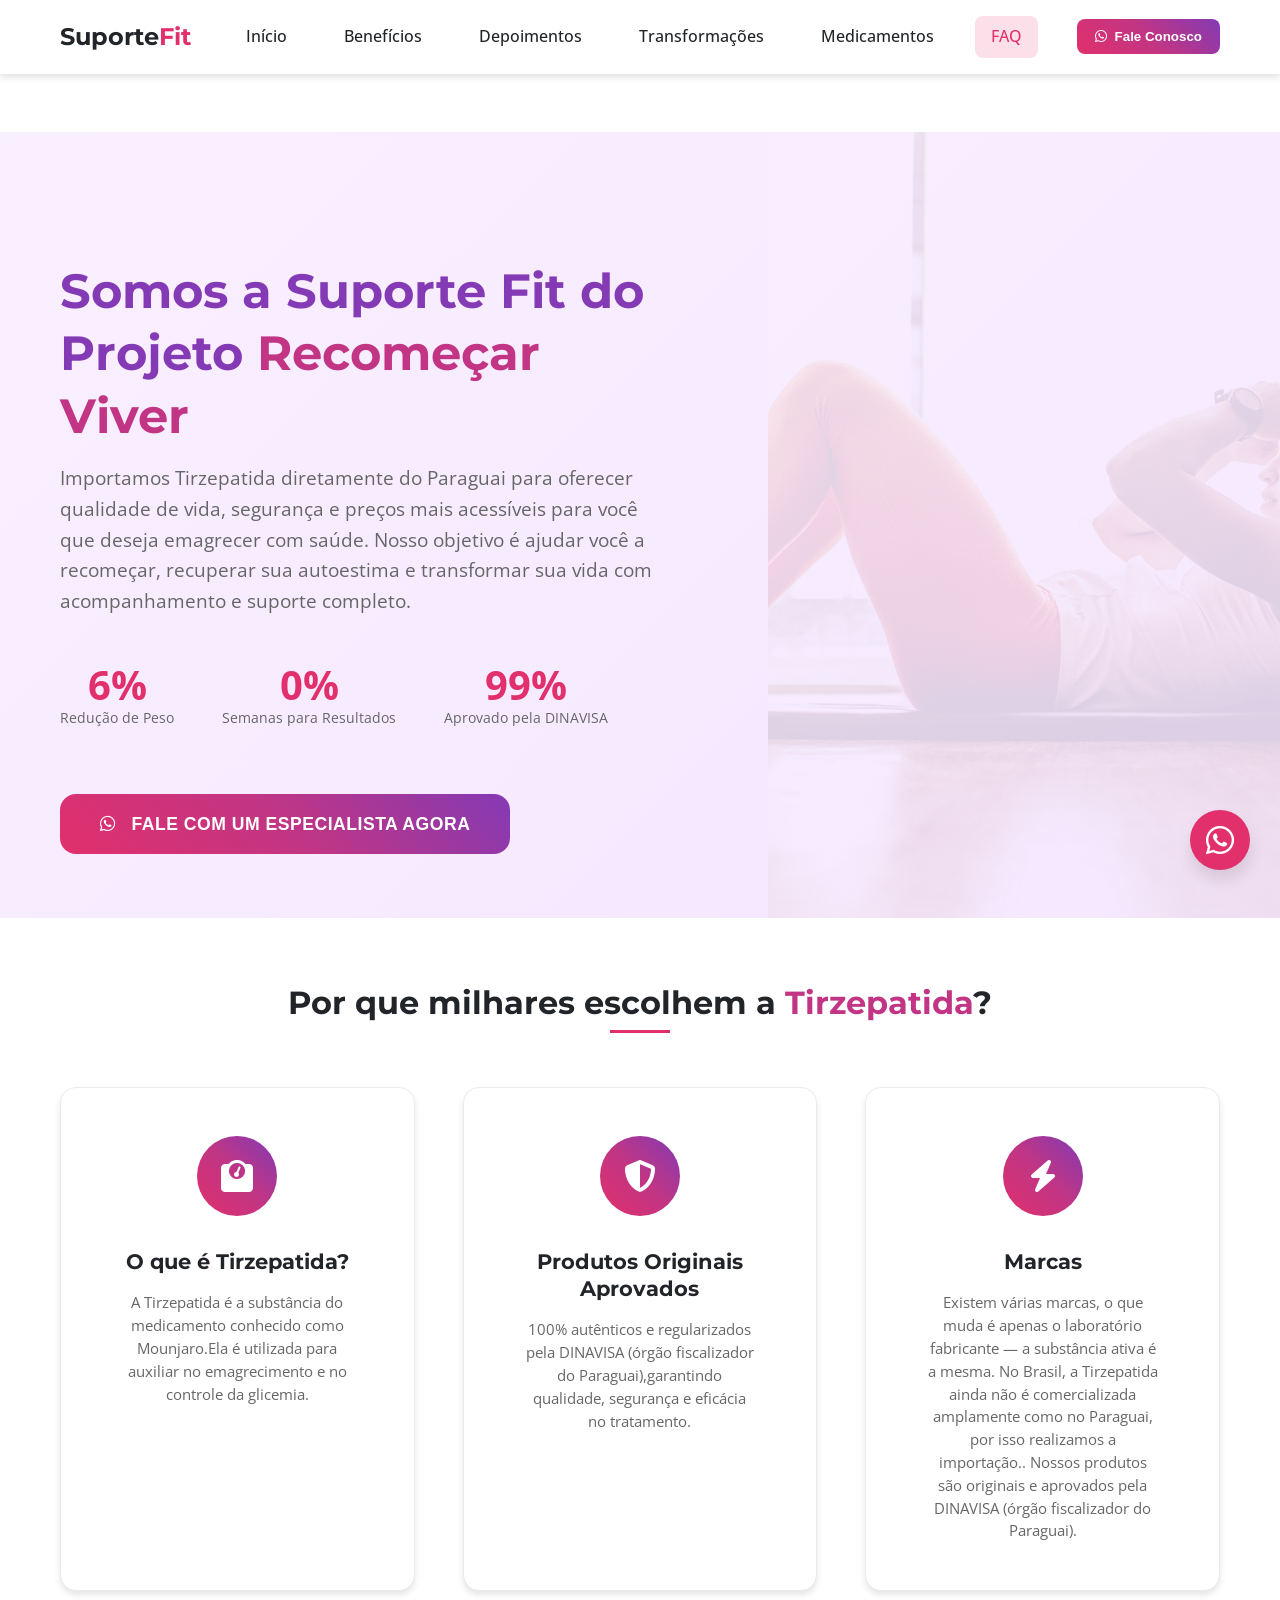
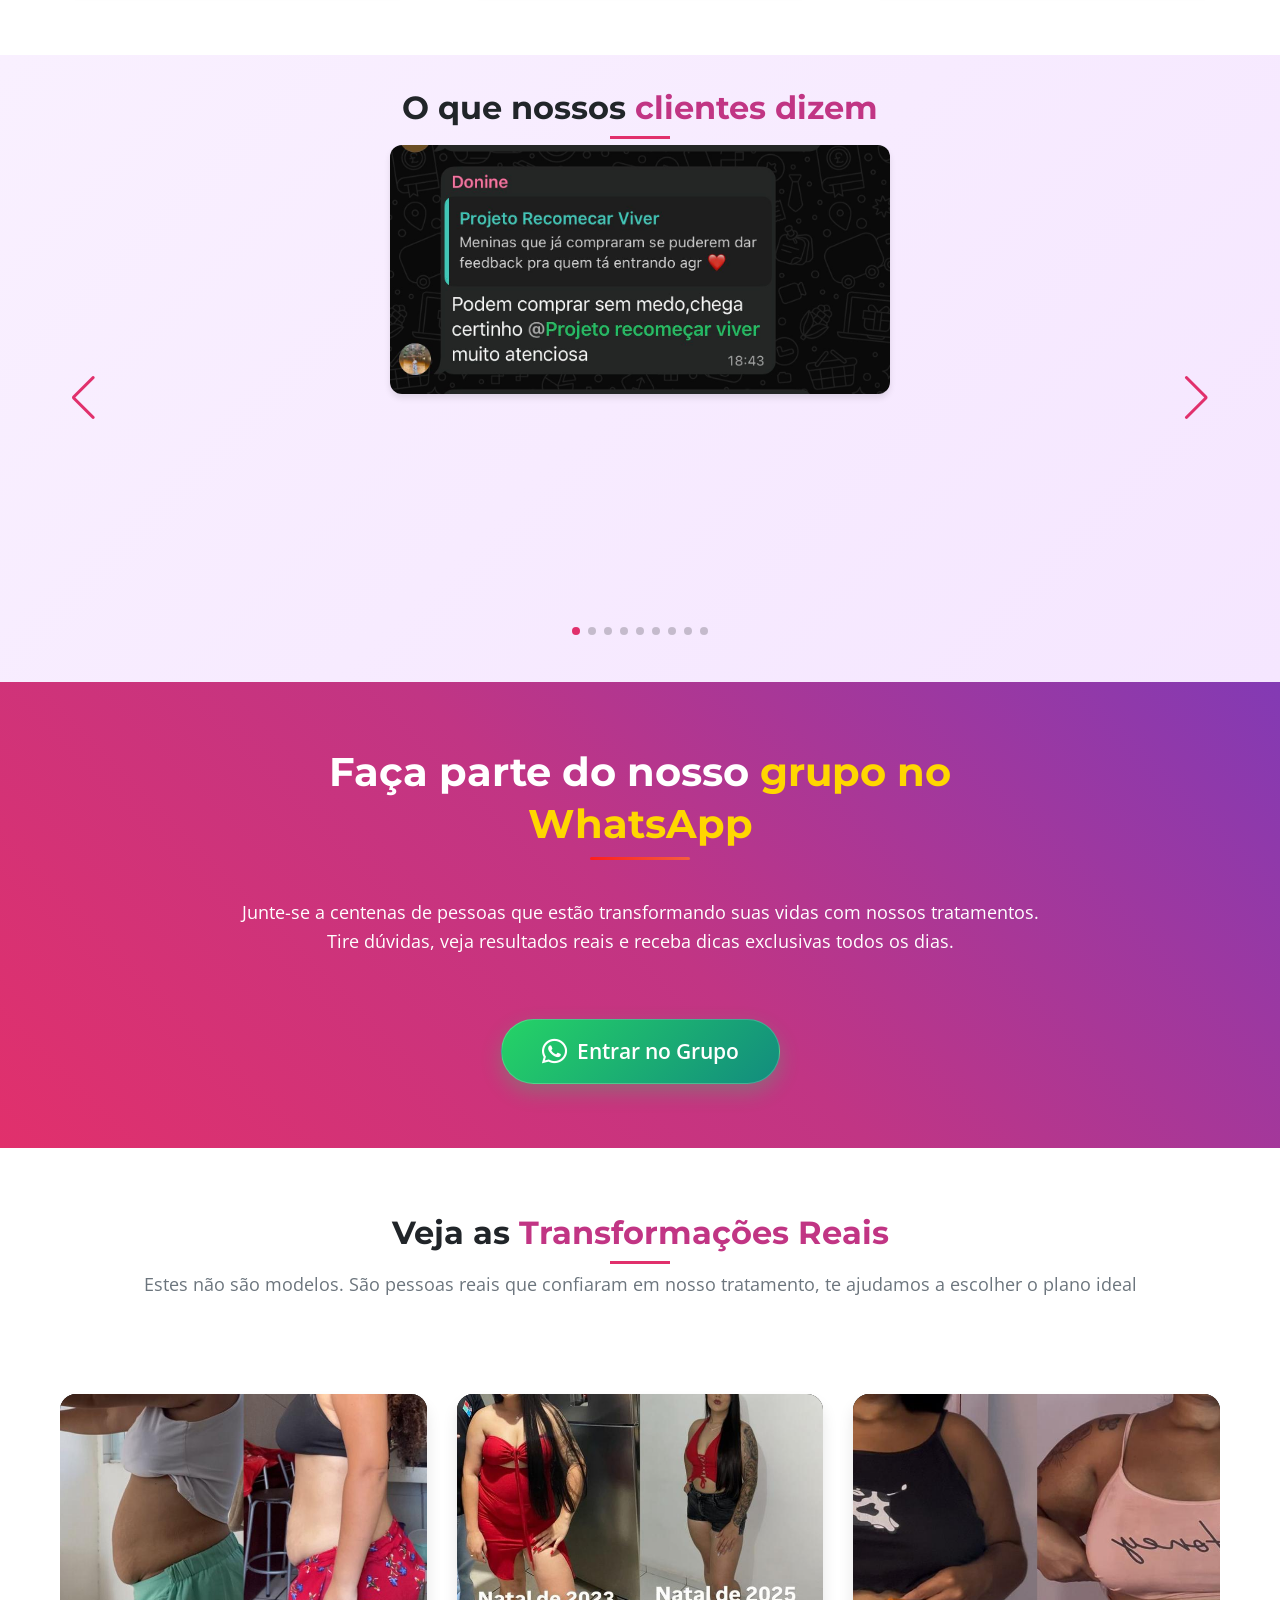
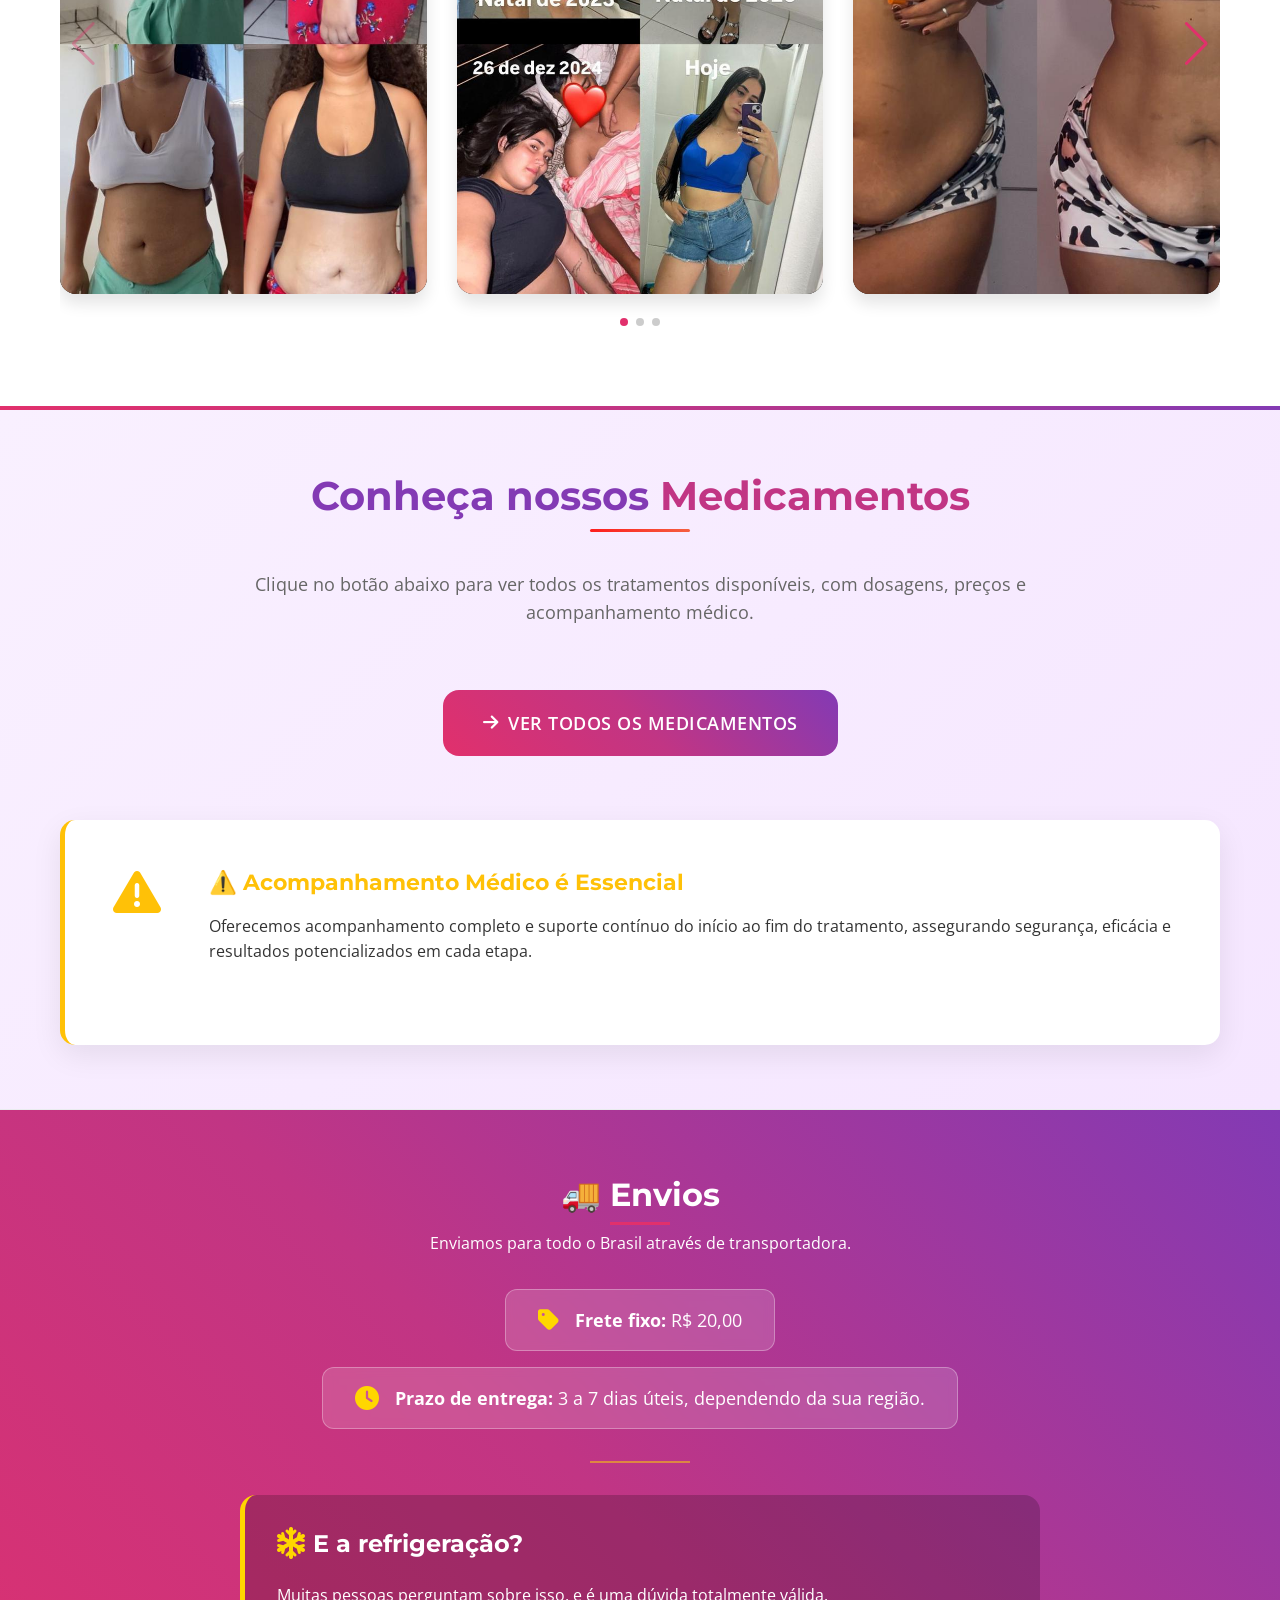
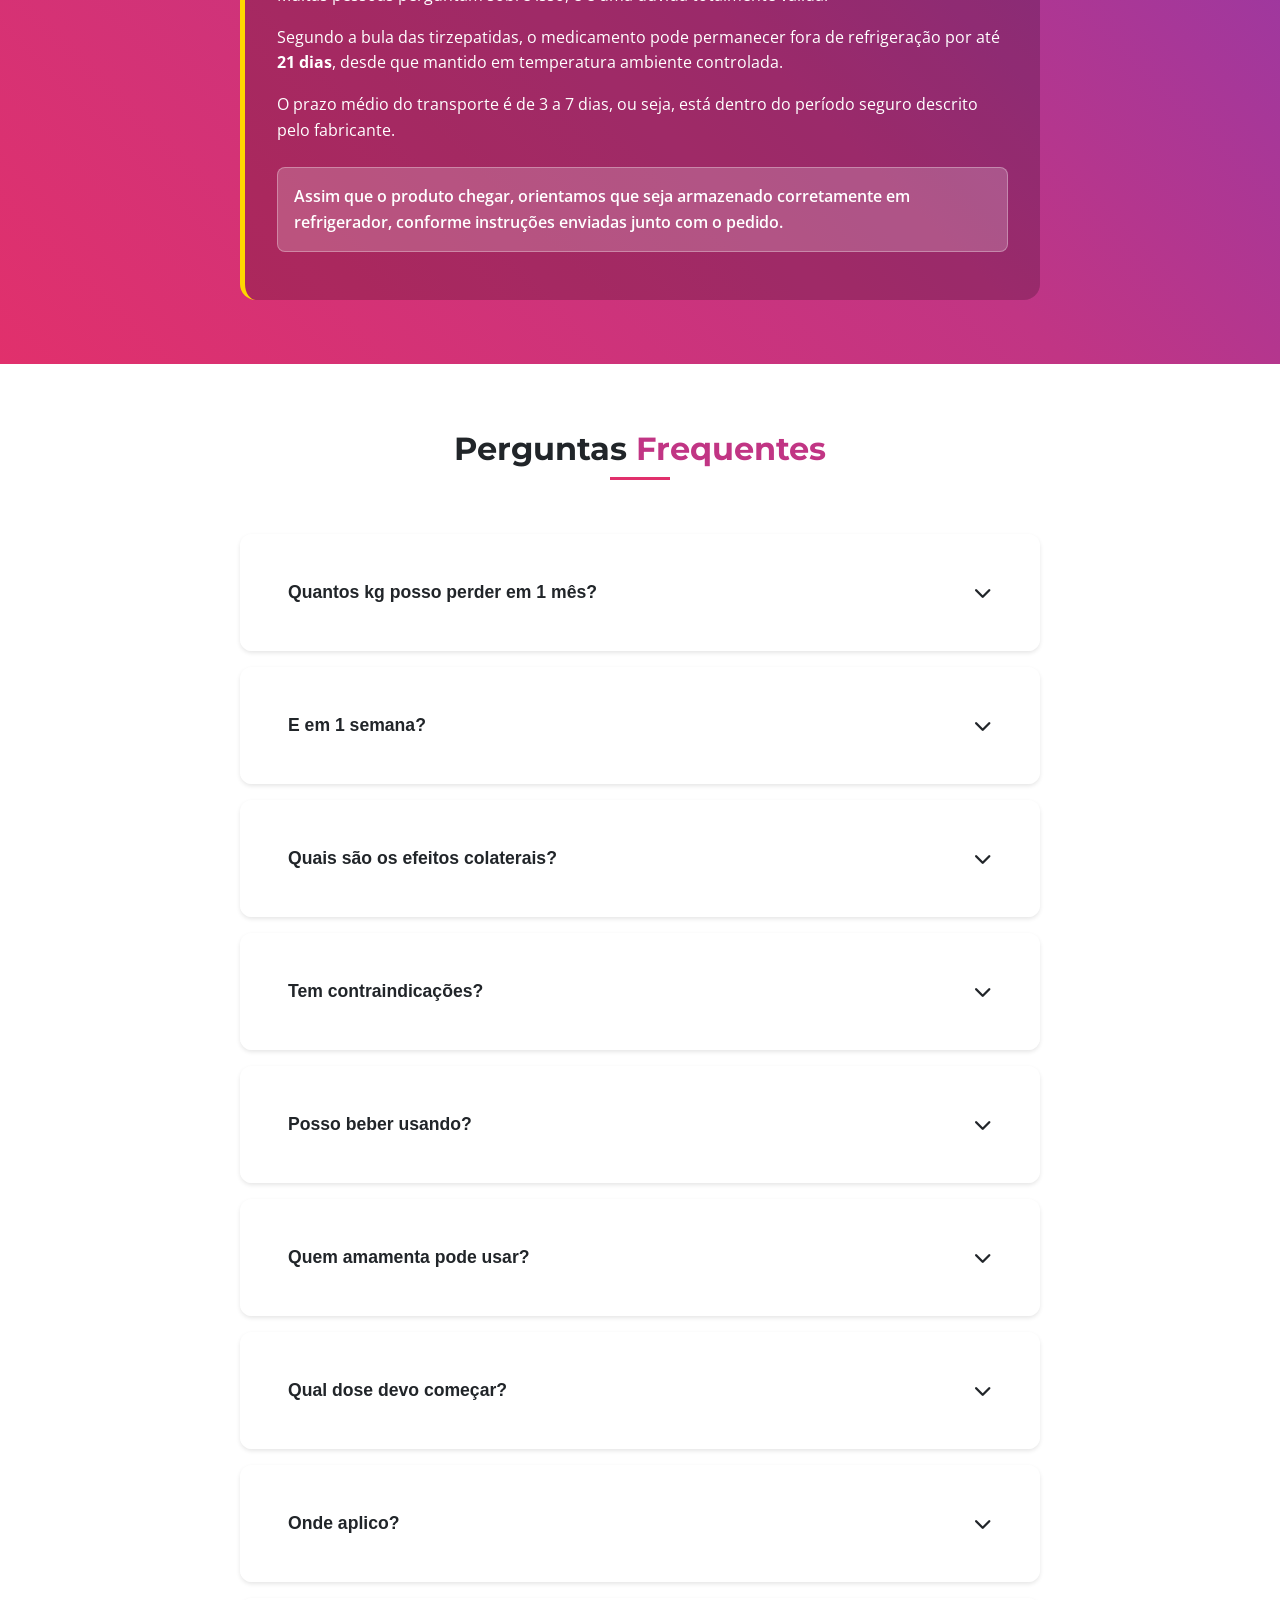
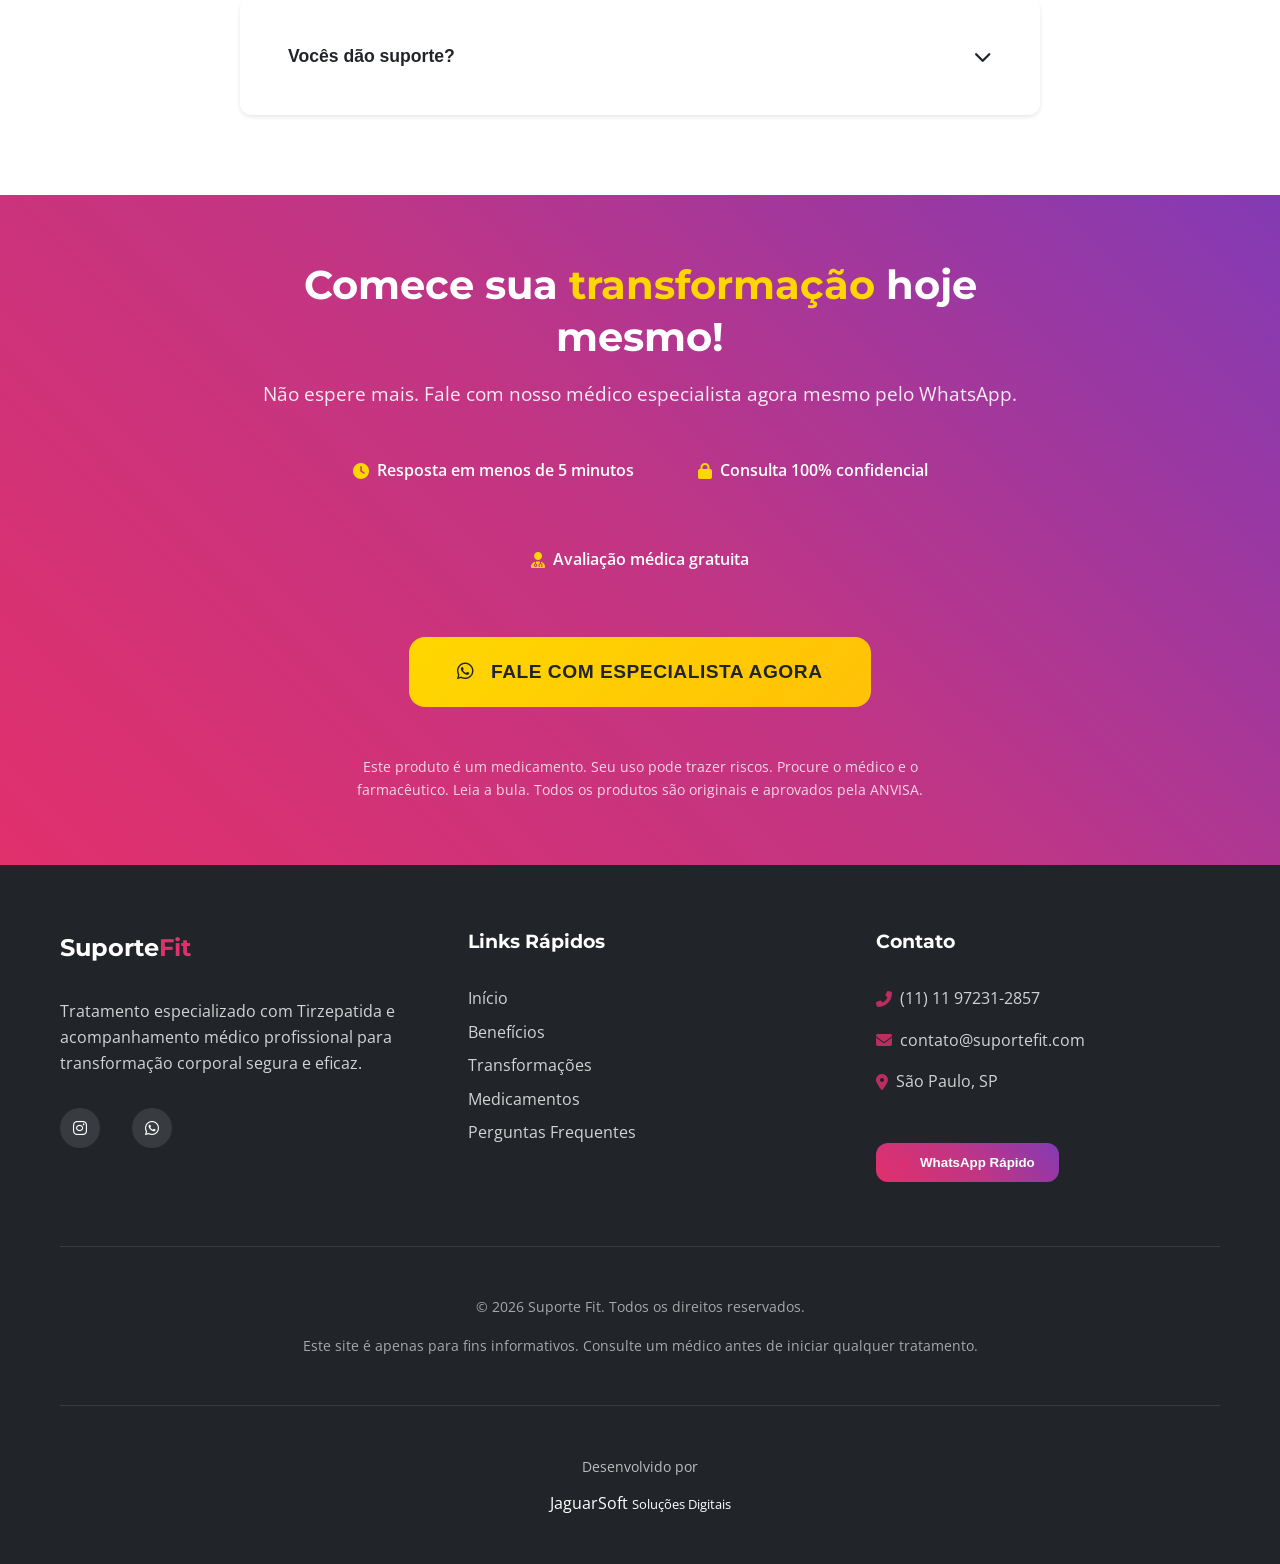
<file: index.html>
<!DOCTYPE html>
<html lang="pt-br">
<head>
    <meta charset="UTF-8">
    <meta name="viewport" content="width=device-width, initial-scale=1.0">
    <title>Suporte Fit | Transforme Seu Corpo com Tirzepatida</title>
    
    <!-- Fonts -->
    <link rel="preconnect" href="https://fonts.googleapis.com">
    <link rel="preconnect" href="https://fonts.gstatic.com" crossorigin>
    <link href="https://fonts.googleapis.com/css2?family=Montserrat:wght@300;400;500;600;700&family=Open+Sans:wght@300;400;600&display=swap" rel="stylesheet">
    
    <!-- Icons -->
    <link rel="stylesheet" href="https://cdnjs.cloudflare.com/ajax/libs/font-awesome/6.4.0/css/all.min.css">
    
    <!-- Swiper CSS -->
    <link rel="stylesheet" href="https://cdn.jsdelivr.net/npm/swiper@9/swiper-bundle.min.css">
    
    
    <link rel="icon" type="image/x-icon" href="assets/favicon.ico">
    <!-- Nosso CSS externo -->
    <link rel="stylesheet" href="assets/css/style.css">
    <link rel="stylesheet" href="assets/css/popup.css">
</head>
<body>
    <div id="promoPopup">

        <div class="popup-pascoa-content">

            <button id="closePopupBtn" class="fechar-popup">&times;</button>

            <div class="popup-pascoa-header">
                <h2>🔥 Promoção Especial 🔥</h2>
            </div>

            <div class="popup-imagem">
                <img src="assets/img/promo.jpeg" alt="Promoção">
            </div>

            <a
                class="btn-whatsapp-popup"
                href="https://wa.me/5511972312857?text=Olá!%20Vi%20essa%20promoção:%20https://suportefit.com.br/assets/img/promo.jpeg%20e%20quero%20aproveitar."
                target="_blank">

                <i class="fab fa-whatsapp"></i>

                QUERO APROVEITAR A PROMOÇÃO

            </a>

            <div class="popup-pascoa-timer">

                <div class="timer-box">
                    <div id="days" class="timer-number">00</div>
                    <div class="timer-label">Dias</div>
                </div>

                <div class="timer-box">
                    <div id="hours" class="timer-number">00</div>
                    <div class="timer-label">Horas</div>
                </div>

                <div class="timer-box">
                    <div id="minutes" class="timer-number">00</div>
                    <div class="timer-label">Min</div>
                </div>

                <div class="timer-box">
                    <div id="seconds" class="timer-number">00</div>
                    <div class="timer-label">Seg</div>
                </div>

            </div>

            <div class="popup-urgencia">
                Restam apenas <span id="qtdUnidades">10</span> unidades.
            </div>

            <div class="popup-pascoa-produtos">

                <!-- Produtos -->

            </div>

        </div>

    </div>

    <!-- WhatsApp Float Button -->
    <div class="whatsapp-float">
        <a href="https://api.whatsapp.com/message/MMY5Y3WPRLYHJ1?autoload=1&app_absent=0" target="_blank" aria-label="Fale conosco no WhatsApp">
            <i class="fab fa-whatsapp"></i>
            <span class="float-text">Fale Conosco</span>
        </a>
    </div>

    <!-- Header & Navigation -->
    <header class="header">
        <div class="container">
            <nav class="navbar">
                <a href="index.html" class="logo">
                    <span class="logo-text">Suporte<span class="logo-highlight">Fit</span></span>
                </a>
                
                <ul class="nav-menu">
                    <li><a href="#home" class="nav-link active">Início</a></li>
                    <li><a href="#beneficios" class="nav-link">Benefícios</a></li>
                    <li><a href="#depoimentos" class="nav-link">Depoimentos</a></li>
                    <li><a href="#transformacoes" class="nav-link">Transformações</a></li>
                    <li><a href="produtos.html" class="nav-link">Medicamentos</a></li>
                    <li><a href="#faq" class="nav-link">FAQ</a></li>
                </ul>
                
                <button class="whatsapp-nav-btn">
                    <i class="fab fa-whatsapp"></i>
                    <span>Fale Conosco</span>
                </button>
                
                <div class="hamburger">
                    <span class="bar"></span>
                    <span class="bar"></span>
                    <span class="bar"></span>
                </div>
            </nav>
        </div>
    </header>

    <!-- Hero Section -->
    <section id="home" class="hero">
        <div class="container">
            <div class="hero-content">
                <h1 class="hero-title">Somos a Suporte Fit do Projeto <span class="highlight">Recomeçar Viver</span></h1>
                <p class="hero-subtitle">Importamos Tirzepatida diretamente do Paraguai para oferecer qualidade de vida, segurança e preços mais acessíveis para você que deseja emagrecer com saúde. Nosso objetivo é ajudar você a recomeçar, recuperar sua autoestima e transformar sua vida com acompanhamento e suporte completo.</p>
                <div class="hero-stats">
                    <div class="stat">
                        <span class="stat-number">-26,6%</span>
                        <span class="stat-label">Redução de Peso</span>
                    </div>
                    <div class="stat">
                        <span class="stat-number">4</span>
                        <span class="stat-label">Semanas para Resultados</span>
                    </div>
                    <div class="stat">
                        <span class="stat-number">100%</span>
                        <span class="stat-label">Aprovado pela DINAVISA</span>
                    </div>
                </div>
                <button class="cta-button hero-cta">
                    <i class="fab fa-whatsapp"></i>
                    FALE COM UM ESPECIALISTA AGORA
                </button>
            </div>
        </div>
    </section>

    <!-- Benefits Section -->
    <section id="beneficios" class="benefits">
        <div class="container">
            <h2 class="section-title">Por que milhares escolhem a <span class="highlight">Tirzepatida</span>?</h2>
            <div class="benefits-grid">
                <div class="benefit-card">
                    <div class="benefit-icon">
                        <i class="fas fa-weight-scale"></i>
                    </div>
                    <h3>O que é Tirzepatida?</h3>
                    <p>A Tirzepatida é a substância do medicamento conhecido como Mounjaro.Ela é utilizada para auxiliar no emagrecimento e no controle da glicemia.</p>
                </div>
                <div class="benefit-card">
                    <div class="benefit-icon">
                        <i class="fas fa-shield-alt"></i>
                    </div>
                    <h3>Produtos Originais Aprovados</h3>
                    <p>100% autênticos e regularizados pela DINAVISA (órgão fiscalizador do Paraguai),garantindo qualidade, segurança e eficácia no tratamento.</p>
                </div>
                <div class="benefit-card">
                    <div class="benefit-icon">
                        <i class="fas fa-bolt"></i>
                    </div>
                    <h3>Marcas</h3>
                    <p>Existem várias marcas, o que muda é apenas o laboratório fabricante — a substância ativa é a mesma.
                        No Brasil, a Tirzepatida ainda não é comercializada amplamente como no Paraguai, por isso realizamos a importação..

                  Nossos produtos são originais e aprovados pela DINAVISA (órgão fiscalizador do Paraguai).</p>
                </div>
            </div>
        </div>
    </section>
    <!-- Testimonials Carousel -->
    <section id="depoimentos" class="testimonials">
        <div class="container">
            <h2 class="section-title">O que nossos <span class="highlight">clientes dizem</span></h2>
            <div class="swiper testimonials-swiper">
                <div class="swiper-wrapper">
                    <!-- Slide 1 -->
                    <div class="swiper-slide">
                        <img src="assets/img/depoimento-1.jpeg" alt="Depoimento" class="testimonial-image">
                    </div>
                    <!-- Slide 2 -->
                    <div class="swiper-slide">
                        <img src="assets/img/depoimento-2.jpeg" alt="Depoimento" class="testimonial-image">
                    </div>
                    <!-- Slide 3 -->
                    <div class="swiper-slide">
                        <img src="assets/img/depoimento-3.jpeg" alt="Depoimento" class="testimonial-image">
                    </div>
                    <!-- Slide 4 -->
                    <div class="swiper-slide">
                        <img src="assets/img/depoimento-4.jpeg" alt="Depoimento" class="testimonial-image">
                    </div>
                    <!-- Slide 5 -->
                    <div class="swiper-slide">
                        <img src="assets/img/depoimento-5.jpeg" alt="Depoimento" class="testimonial-image">
                    </div>
                    <!-- Slide 6 -->
                    <div class="swiper-slide">
                        <img src="assets/img/depoimento-6.jpeg" alt="Depoimento" class="testimonial-image">
                    </div>
                    <!-- Slide 7 -->
                    <div class="swiper-slide">
                        <img src="assets/img/depoimento-7.jpeg" alt="Depoimento" class="testimonial-image">
                    </div>
                    <!-- Slide 8 -->
                    <div class="swiper-slide">
                        <img src="assets/img/depoimento-8.jpeg" alt="Depoimento" class="testimonial-image">
                    </div>
                    <!-- Slide 9 -->
                    <div class="swiper-slide">
                        <img src="assets/img/depoimento-9.jpeg" alt="Depoimento" class="testimonial-image">
                    </div>
                    <!-- Adicione mais slides conforme necessário -->
                </div>
                <!-- Paginação (bolinhas) -->
                <div class="swiper-pagination"></div>
                <!-- Setas de navegação (opcional) -->
                <div class="swiper-button-next"></div>
                <div class="swiper-button-prev"></div>
            </div>
        </div>
    </section>
    <!-- Faça Parte do nosso Grupo -->
    <section id="grupo-whatsapp" class="grupo-whatsapp-section">
        <div class="container">
            <div class="section-header">
                <h2 class="section-title">Faça parte do nosso <span class="highlight">grupo no WhatsApp</span></h2>
                <p class="section-subtitle">Junte-se a centenas de pessoas que estão transformando suas vidas com nossos tratamentos. Tire dúvidas, veja resultados reais e receba dicas exclusivas todos os dias.</p>
                </div>

            <div class="grupo-whatsapp-btn-container">
                <a href="https://chat.whatsapp.com/BdGI9V1WNwL8PSlN6iTNsH?s=sh&p=i&ilr=1" target="_blank" class="grupo-whatsapp-btn">
                    <i class="fab fa-whatsapp"></i> Entrar no Grupo
                </a>
            </div>
        </div>
    </section>

    <!-- Transformations Carousel (única imagem por card) -->
    <section id="transformacoes" class="transformations">
        <div class="container">
            <h2 class="section-title">Veja as <span class="highlight">Transformações Reais</span></h2>
            <p class="section-subtitle">Estes não são modelos. São pessoas reais que confiaram em nosso tratamento, te ajudamos a escolher o plano ideal</p>
            <div class="swiper transformations-swiper">
                <div class="swiper-wrapper">
                    <!-- Slide 1 - -->
                    <div class="swiper-slide">
                        <div class="transformation-card-single">
                            <img src="assets/img/trasformacao-1.jpeg" alt="transformação" class="transformation-image">
                            <div class="transformation-overlay">
                                <p class="result">-Quer perder até 10kg ?</p>
                                <p class="testimonial">"Recuperei minha autoestima e hoje me sinto muito mais saudável."</p>
                                <button class="plan-button-original whatsapp-btn-small" data-person="">
                                    <i class="fab fa-whatsapp"></i> QUERO ESSES RESULTADOS
                                </button>
                            </div>
                        </div>
                    </div>
                    
                    <!-- Slide 2 -  -->
                    <div class="swiper-slide">
                        <div class="transformation-card-single">
                            <img src="assets/img/trasformacao-2.jpeg" alt="transformação" class="transformation-image">
                            <div class="transformation-overlay">
                                <p class="result">-18kg em 3 meses</p>
                                <p class="testimonial">"Depois de tentar várias dietas sem sucesso, finalmente encontrei uma solução."</p>
                                <button class="plan-button-original whatsapp-btn-small" data-person="">
                                    <i class="fab fa-whatsapp"></i> QUERO ESSES RESULTADOS
                                </button>
                            </div>
                        </div>
                    </div>
                    
                    <!-- Slide 3-->
                    <div class="swiper-slide">
                        <div class="transformation-card-single">
                            <img src="assets/img/trasformacao-3.jpeg" alt="transformação" class="transformation-image">
                            <div class="transformation-overlay">
                                <p class="result">-20kg + Qualidade de vida</p>
                                <p class="testimonial">"O tratamento mudou minha vida completamente. Hoje tenho mais energia."</p>
                                <button class="plan-button-original whatsapp-btn-small" data-person="">
                                    <i class="fab fa-whatsapp"></i> QUERO ESSES RESULTADOS
                                </button>
                            </div>
                        </div>
                    </div>
                    <!-- Slide 4 -->
                    <div class="swiper-slide">
                        <div class="transformation-card-single">
                            <img src="assets/img/trasformacao-4.jpeg" alt="transformação" class="transformation-image">
                            <div class="transformation-overlay">
                                <p class="result">-18kg em 3 meses</p>
                                <p class="testimonial">"Depois de tentar várias dietas sem sucesso, finalmente encontrei uma solução."</p>
                                <button class="plan-button-original whatsapp-btn-small" data-person="">
                                    <i class="fab fa-whatsapp"></i> QUERO ESSES RESULTADOS
                                </button>
                            </div>
                        </div>
                    </div>
                    
                    <!-- Slide 5 -->
                    <div class="swiper-slide">
                        <div class="transformation-card-single">
                            <img src="assets/img/trasformacao-5.jpeg" alt="transformação" class="transformation-image">
                            <div class="transformation-overlay">
                                <p class="result">-20kg + Qualidade de vida</p>
                                <p class="testimonial">"O tratamento mudou minha vida completamente. Hoje tenho mais energia."</p>
                                <button class="plan-button-original whatsapp-btn-small" data-person="">
                                    <i class="fab fa-whatsapp"></i> QUERO ESSES RESULTADOS
                                </button>
                            </div>
                        </div>
                    </div>
                    
                    <!-- Adicione mais slides conforme necessário -->
                </div>
                
                <!-- Paginação e navegação -->
                <div class="swiper-pagination"></div>
                <div class="swiper-button-next"></div>
                <div class="swiper-button-prev"></div>
            </div>
        </div>
    </section>    
    <!-- Seção de Medicamentos (agora redireciona para a página de produtos) -->
    <section id="medicamentos" class="plans-original">
        <div class="container">
            <div class="section-header">
                <h2 class="section-title">Conheça nossos <span class="highlight">Medicamentos</span></h2>
                <p class="section-subtitle">
                    Clique no botão abaixo para ver todos os tratamentos disponíveis, com dosagens, preços e acompanhamento médico.
                </p>
            </div>

            <div class="text-center" style="text-align: center; margin: 3rem 0;">
                <a href="produtos.html" class="cta-button no-wa" style="text-decoration: none; display: inline-flex; align-items: center; gap: 10px;">
                    <i class="fas fa-arrow-right"></i>
                    VER TODOS OS MEDICAMENTOS
                </a>
            </div>

            <!-- Mantém o aviso médico para informação (opcional) -->
            <section class="medical-notice-original" aria-labelledby="medicalNoticeTitle">
                <div class="notice-icon">
                    <i class="fas fa-exclamation-triangle" aria-hidden="true"></i>
                </div>
                <div class="notice-content">
                    <h4 id="medicalNoticeTitle">⚠️ Acompanhamento Médico é Essencial</h4>
                    <p>
                        Oferecemos acompanhamento completo e suporte contínuo do início ao fim do tratamento, assegurando segurança, eficácia e resultados potencializados em cada etapa.
                    </p>
                    <!-- (pode manter ou remover os detalhes, fica a seu critério) -->
                </div>
            </section>
        </div>
    </section>
    <!-- Seção de Envio e Refrigeração -->
    <section class="shipping-section highlight-bg">
        <div class="container">
            <div class="shipping-content">
            <h2 class="section-title">🚚 <span class="highlight">Envios</span></h2>
            <p class="shipping-text">Enviamos para todo o Brasil através de transportadora.</p>

            <div class="shipping-details">
                <div class="shipping-item">
                    <i class="fas fa-tag"></i>
                    <span><strong>Frete fixo:</strong> R$ 20,00</span>
                </div>
                <div class="shipping-item">
                    <i class="fas fa-clock"></i>
                    <span><strong>Prazo de entrega:</strong> 3 a 7 dias úteis, dependendo da sua região.</span>
                </div>
            </div>

            <hr class="shipping-divider">

                <div class="refrigeration-info">
                <h3><i class="fas fa-snowflake"></i> E a refrigeração?</h3>
                <p>Muitas pessoas perguntam sobre isso, e é uma dúvida totalmente válida.</p>
                <p>Segundo a bula das tirzepatidas, o medicamento pode permanecer fora de refrigeração por até <strong>21 dias</strong>, desde que mantido em temperatura ambiente controlada.</p>
                <p>O prazo médio do transporte é de 3 a 7 dias, ou seja, está dentro do período seguro descrito pelo fabricante.</p>
                <p class="refrigeration-note">Assim que o produto chegar, orientamos que seja armazenado corretamente em refrigerador, conforme instruções enviadas junto com o pedido.</p>
                </div>
            </div>
        </div>
    </section>
    <!-- FAQ -->
    <section id="faq" class="faq">
        <div class="container">
            <h2 class="section-title">Perguntas <span class="highlight">Frequentes</span></h2>
            <div class="faq-grid">
                <div class="faq-item">
                    <button class="faq-question">
                        Quantos kg posso perder em 1 mês?
                        <i class="fas fa-chevron-down"></i>
                    </button>
                    <div class="faq-answer">
                        <p>Depende do organismo e da alimentação. Em média, pessoas relatam perda de 3 a 7kg no primeiro mês.</p>
                    </div>
                </div>

                <div class="faq-item">
                    <button class="faq-question">
                        E em 1 semana?
                        <i class="fas fa-chevron-down"></i>
                    </button>
                    <div class="faq-answer">
                        <p>Na primeira semana pode haver redução de inchaço e retenção, mas os resultados variam de pessoa para pessoa.</p>
                    </div>
                </div>

                <div class="faq-item">
                    <button class="faq-question">
                        Quais são os efeitos colaterais?
                        <i class="fas fa-chevron-down"></i>
                    </button>
                    <div class="faq-answer">
                        <p>Os mais comuns são:</p>
                        <ul>
                            <li>Náusea leve</li>
                            <li>Sensação de estômago cheio</li>
                            <li>Diminuição do apetite</li>
                        </ul>
                        <p>Normalmente são leves e melhoram com o tempo.</p>
                    </div>
                </div>

                <div class="faq-item">
                    <button class="faq-question">
                        Tem contraindicações?
                        <i class="fas fa-chevron-down"></i>
                    </button>
                    <div class="faq-answer">
                        <p>Não é indicado para:</p>
                        <ul>
                            <li>Gestantes</li>
                            <li>Mulheres que estão amamentando</li>
                            <li>Pessoas com histórico de alguns problemas hormonais específicos</li>
                        </ul>
                        <p>Sempre orientamos buscar avaliação médica.</p>
                    </div>
                </div>

                <div class="faq-item">
                    <button class="faq-question">
                        Posso beber usando?
                        <i class="fas fa-chevron-down"></i>
                    </button>
                    <div class="faq-answer">
                        <p>O ideal é evitar ou reduzir o consumo de álcool para melhores resultados.</p>
                    </div>
                </div>

                <div class="faq-item">
                    <button class="faq-question">
                        Quem amamenta pode usar?
                        <i class="fas fa-chevron-down"></i>
                    </button>
                    <div class="faq-answer">
                        <p>Não é indicado durante a amamentação.</p>
                    </div>
                </div>

                <div class="faq-item">
                    <button class="faq-question">
                        Qual dose devo começar?
                        <i class="fas fa-chevron-down"></i>
                    </button>
                    <div class="faq-answer">
                        <p>A maioria das pessoas inicia com 2,5mg.</p>
                    </div>
                </div>

                <div class="faq-item">
                    <button class="faq-question">
                        Onde aplico?
                        <i class="fas fa-chevron-down"></i>
                    </button>
                    <div class="faq-answer">
                        <p>A aplicação é subcutânea (embaixo da pele), geralmente:</p>
                        <ul>
                            <li>Abdômen</li>
                            <li>Coxa</li>
                            <li>Braço</li>
                        </ul>
                    </div>
                </div>

                <div class="faq-item">
                    <button class="faq-question">
                        Vocês dão suporte?
                        <i class="fas fa-chevron-down"></i>
                    </button>
                    <div class="faq-answer">
                        <p>Sim. Ensinamos como fracionar, como aplicar, onde aplicar e o armazenamento correto.</p>
                        <p>Tudo através de vídeos explicativos e tutoriais, além de suporte direto no WhatsApp.</p>
                    </div>
                </div>

            </div>
        </div>
    </section>
    <!-- CTA Section -->
    <section class="cta">
        <div class="container">
            <div class="cta-content">
                <h2 class="cta-title">Comece sua <span class="highlight">transformação</span> hoje mesmo!</h2>
                <p class="cta-text">Não espere mais. Fale com nosso médico especialista agora mesmo pelo WhatsApp.</p>
                <div class="cta-features">
                    <div class="cta-feature">
                        <i class="fas fa-clock"></i>
                        <span>Resposta em menos de 5 minutos</span>
                    </div>
                    <div class="cta-feature">
                        <i class="fas fa-lock"></i>
                        <span>Consulta 100% confidencial</span>
                    </div>
                    <div class="cta-feature">
                        <i class="fas fa-user-md"></i>
                        <span>Avaliação médica gratuita</span>
                    </div>
                </div>
                <button class="cta-button whatsapp-cta">
                    <i class="fab fa-whatsapp"></i>
                    FALE COM ESPECIALISTA AGORA
                </button>
                <p class="cta-note">Este produto é um medicamento. Seu uso pode trazer riscos. Procure o médico e o farmacêutico. Leia a bula. Todos os produtos são originais e aprovados pela ANVISA.</p>
            </div>
        </div>
    </section>
    <!-- Footer -->
    <footer class="footer">
        <div class="container">
            <div class="footer-content">
                <div class="footer-brand">
                    <div class="logo">
                        <span class="logo-text-footer">Suporte<span class="logo-highlight">Fit</span></span>
                    </div>
                    <p class="footer-description">Tratamento especializado com Tirzepatida e acompanhamento médico profissional para transformação corporal segura e eficaz.</p>
                    <div class="social-icons">
                        <a href="https://www.instagram.com/recomecarviver01?igsh=MXBnYmNoMTl4dWh5aw%3D%3D&utm_source=qr" aria-label="Instagram"><i class="fab fa-instagram"></i></a>
                        <!-- <a href="#" aria-label="Facebook"><i class="fab fa-facebook-f"></i></a> -->
                        <a href="https://wa.me/5511972312857" aria-label="WhatsApp"><i class="fab fa-whatsapp"></i></a>
                    </div>
                </div>
                
                <div class="footer-links">
                    <h3>Links Rápidos</h3>
                    <ul>
                        <li><a href="#home">Início</a></li>
                        <li><a href="#beneficios">Benefícios</a></li>
                        <li><a href="#transformacoes">Transformações</a></li>
                        <li><a href="#medicamentos">Medicamentos</a></li>
                        <li><a href="#faq">Perguntas Frequentes</a></li>
                    </ul>
                </div>
                
                <div class="footer-contact">
                    <h3>Contato</h3>
                    <ul>
                        <li><i class="fas fa-phone-alt"></i> (11) 11 97231-2857</li>
                        <li><i class="fas fa-envelope"></i> contato@suportefit.com</li>
                        <li><i class="fas fa-map-marker-alt"></i> São Paulo, SP</li>
                    </ul>
                    <button class="footer-btn">
                        <i class="fab fa-whatsapp"></i> WhatsApp Rápido
                    </button>
                </div>
            </div>
            
            <div class="footer-bottom">
                <p>&copy; 2023 Suporte Fit. Todos os direitos reservados.</p>
                <p>Este site é apenas para fins informativos. Consulte um médico antes de iniciar qualquer tratamento.</p>
            </div>
            
            <div class="footer-credits">
                <div class="credits-content">
                    <span class="credits-text">Desenvolvido por</span>

                    <a href="https://jaguarsoft.com.br" 
                    target="_blank" 
                    class="jaguarsoft-logo">

                        JaguarSoft
                        <small>Soluções Digitais</small>

                    </a>
                </div>
            </div>
        </div>
    </footer>

    <!-- Swiper JS -->
    <script src="https://cdn.jsdelivr.net/npm/swiper@9/swiper-bundle.min.js"></script>
    
    <!-- Nosso JavaScript externo -->
    <script src="assets/js/script.js"></script>
    <!-- POPUP JS -->
    <script src="assets/js/popup.js"></script>

</body>
</html>
</file>
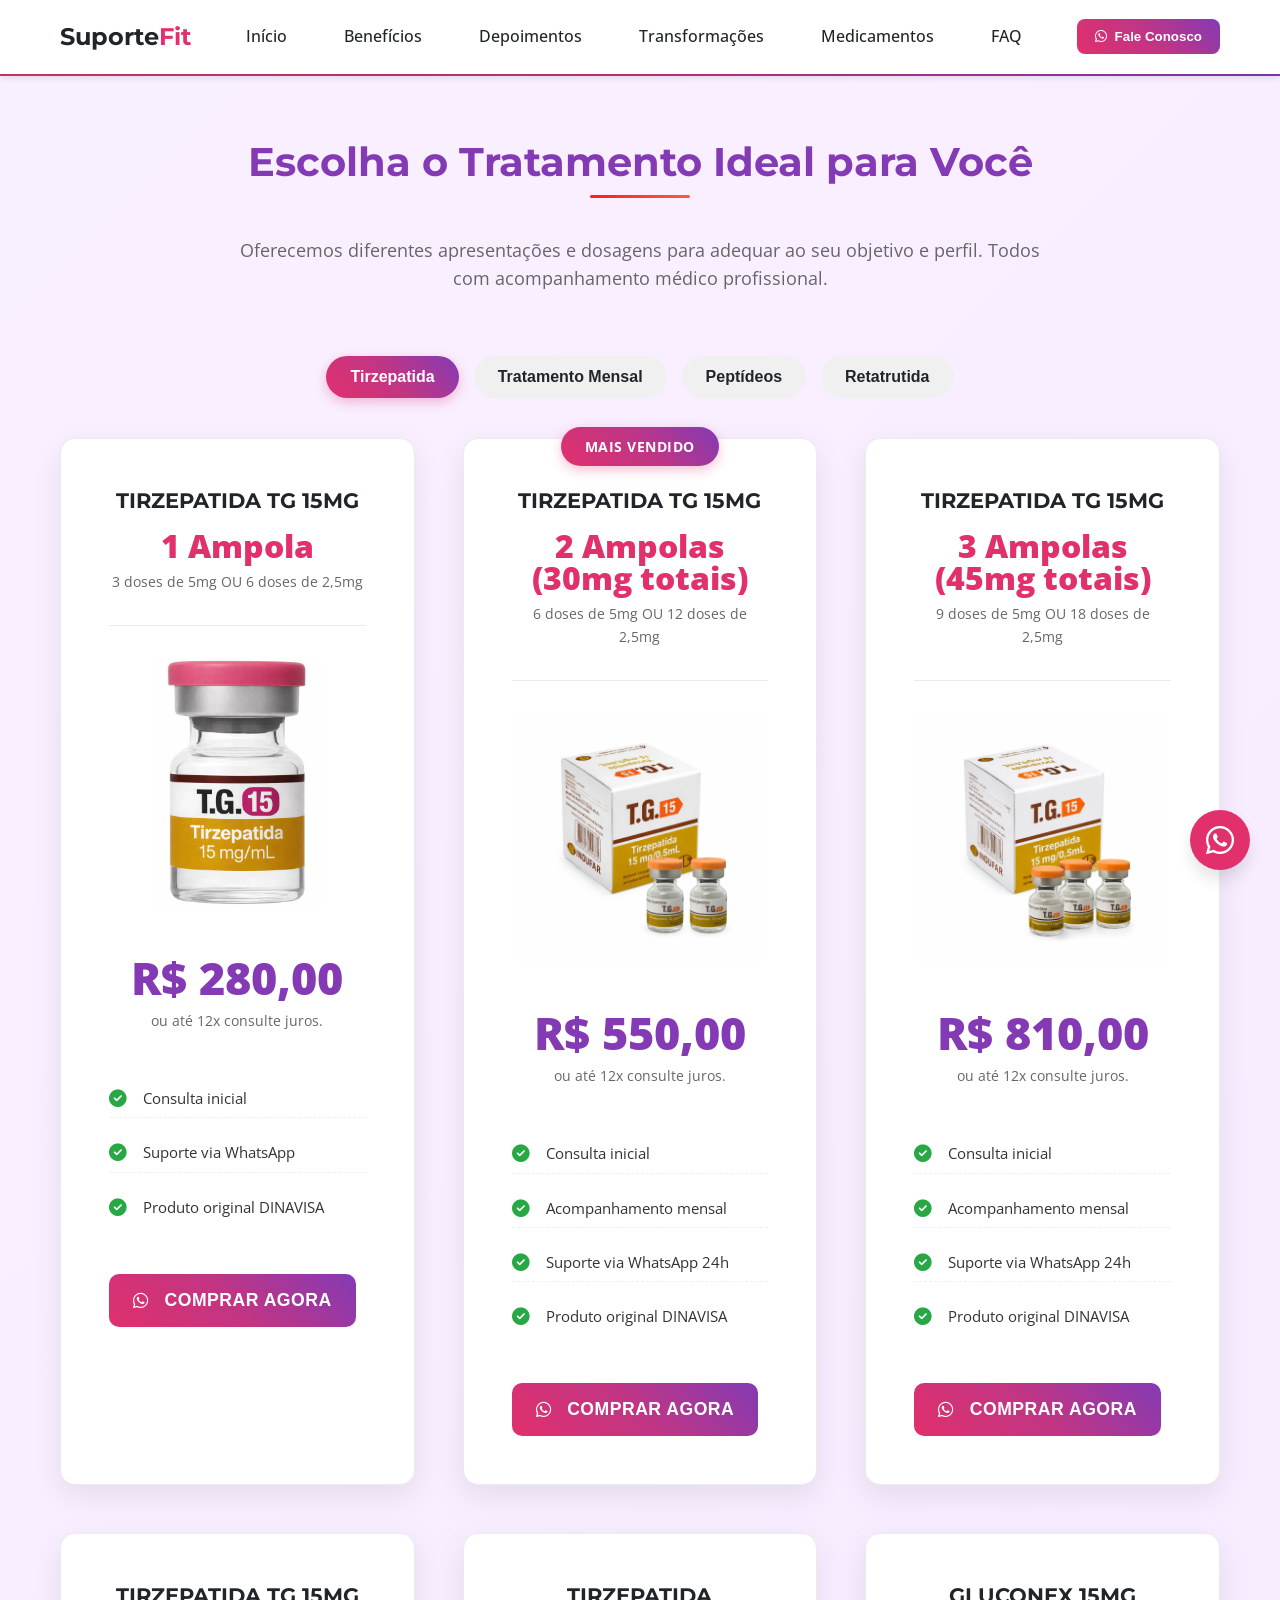
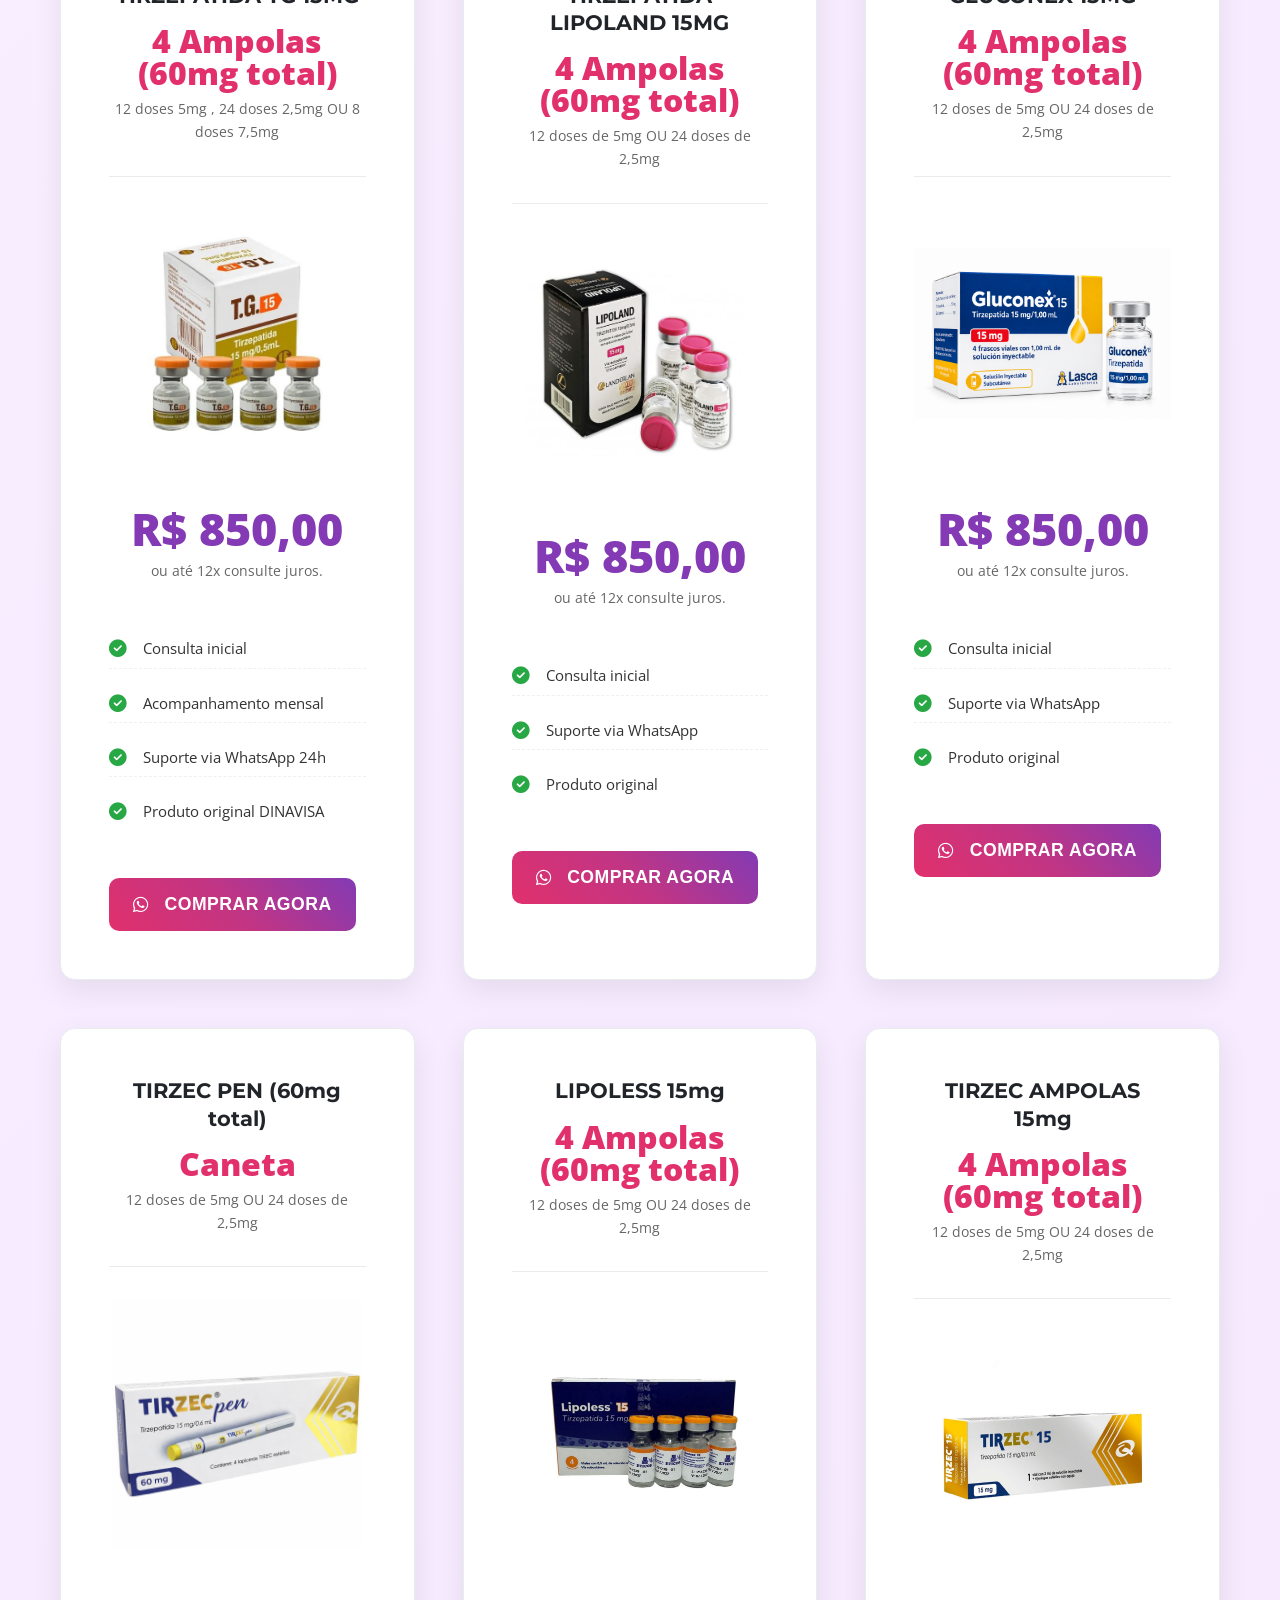
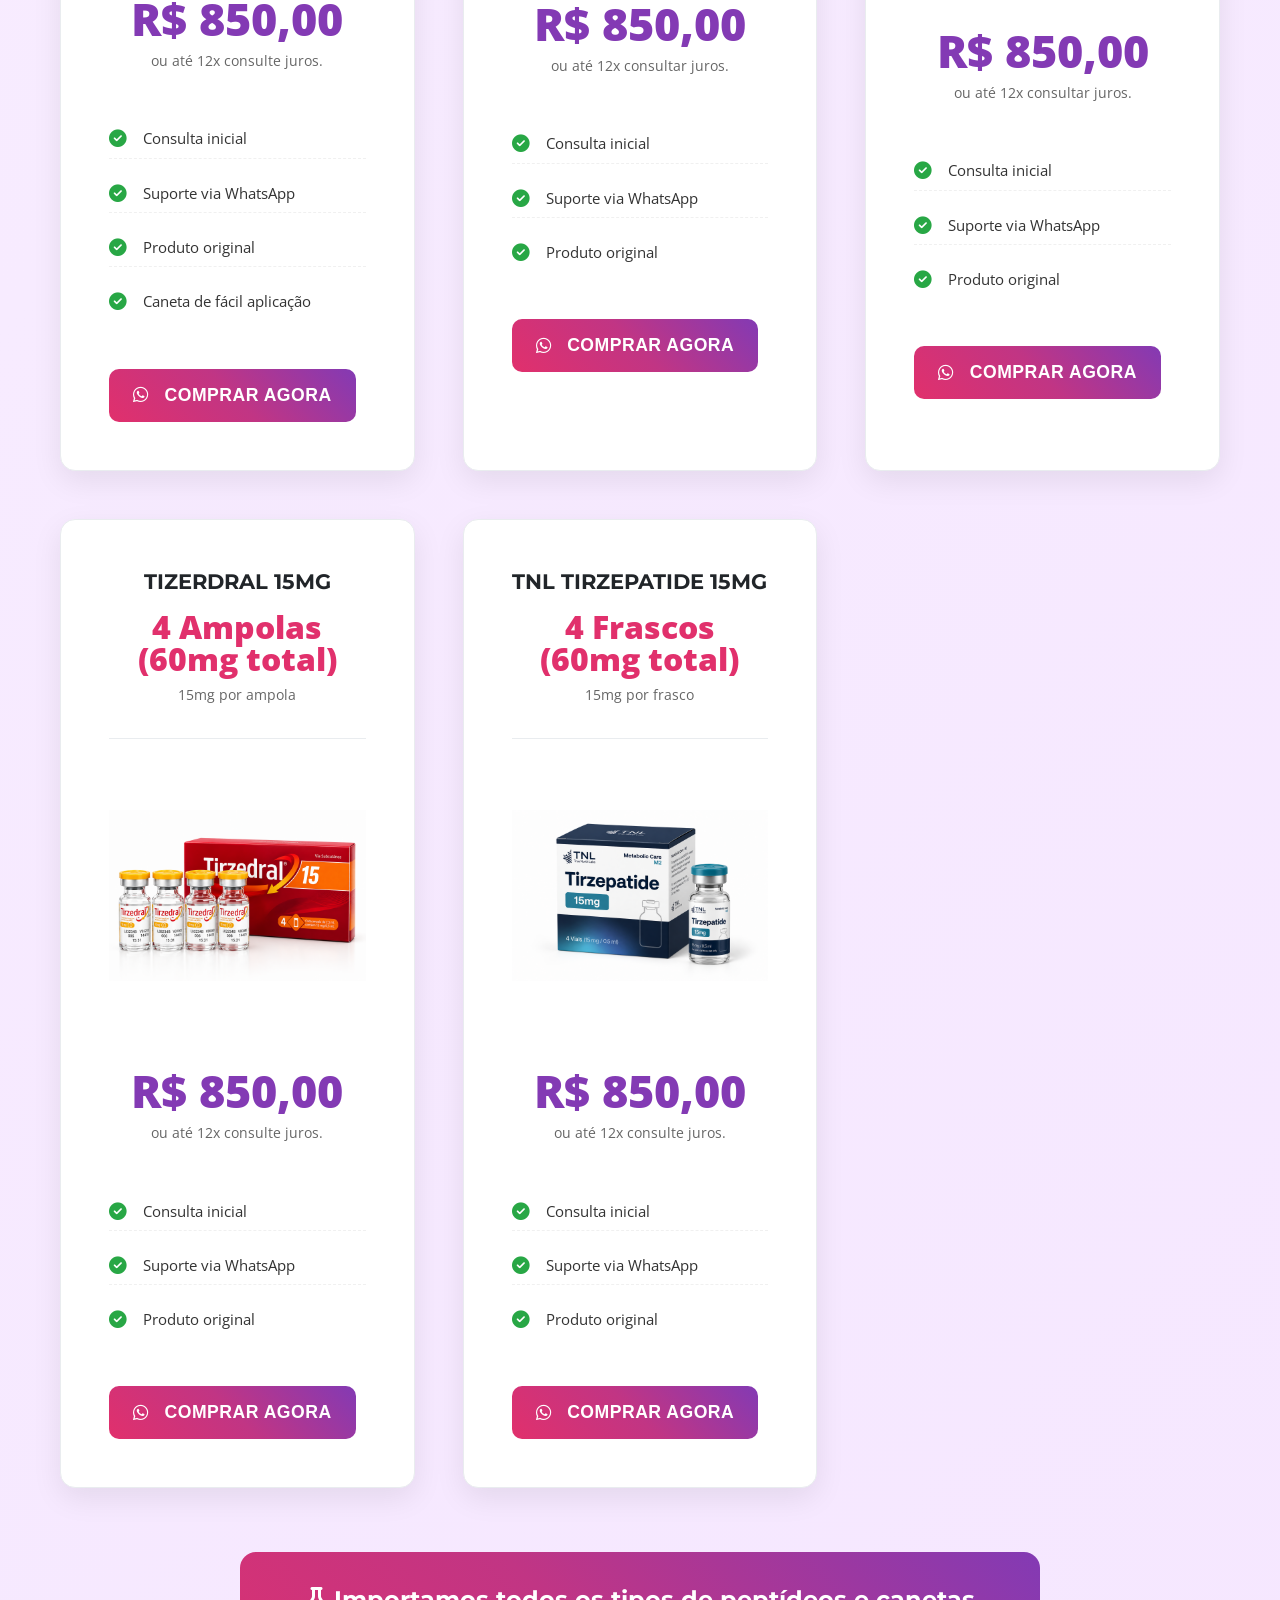
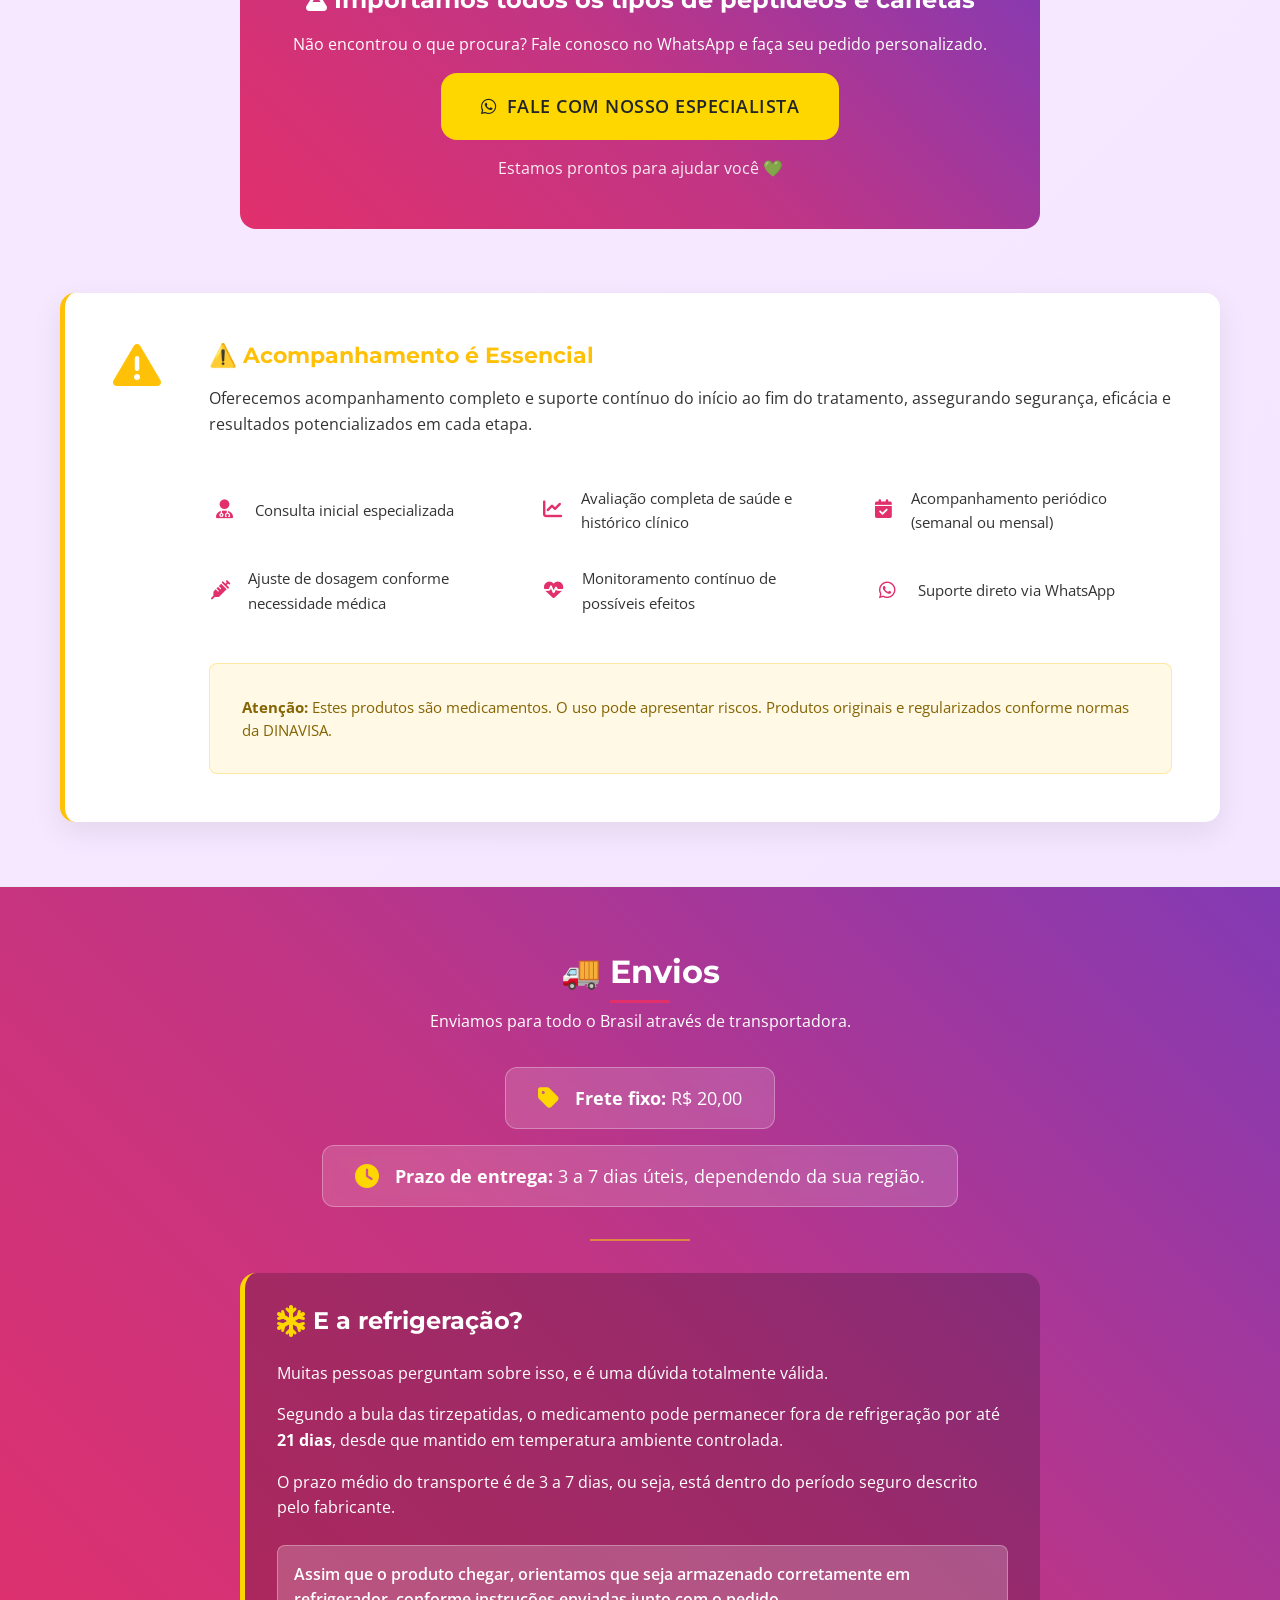
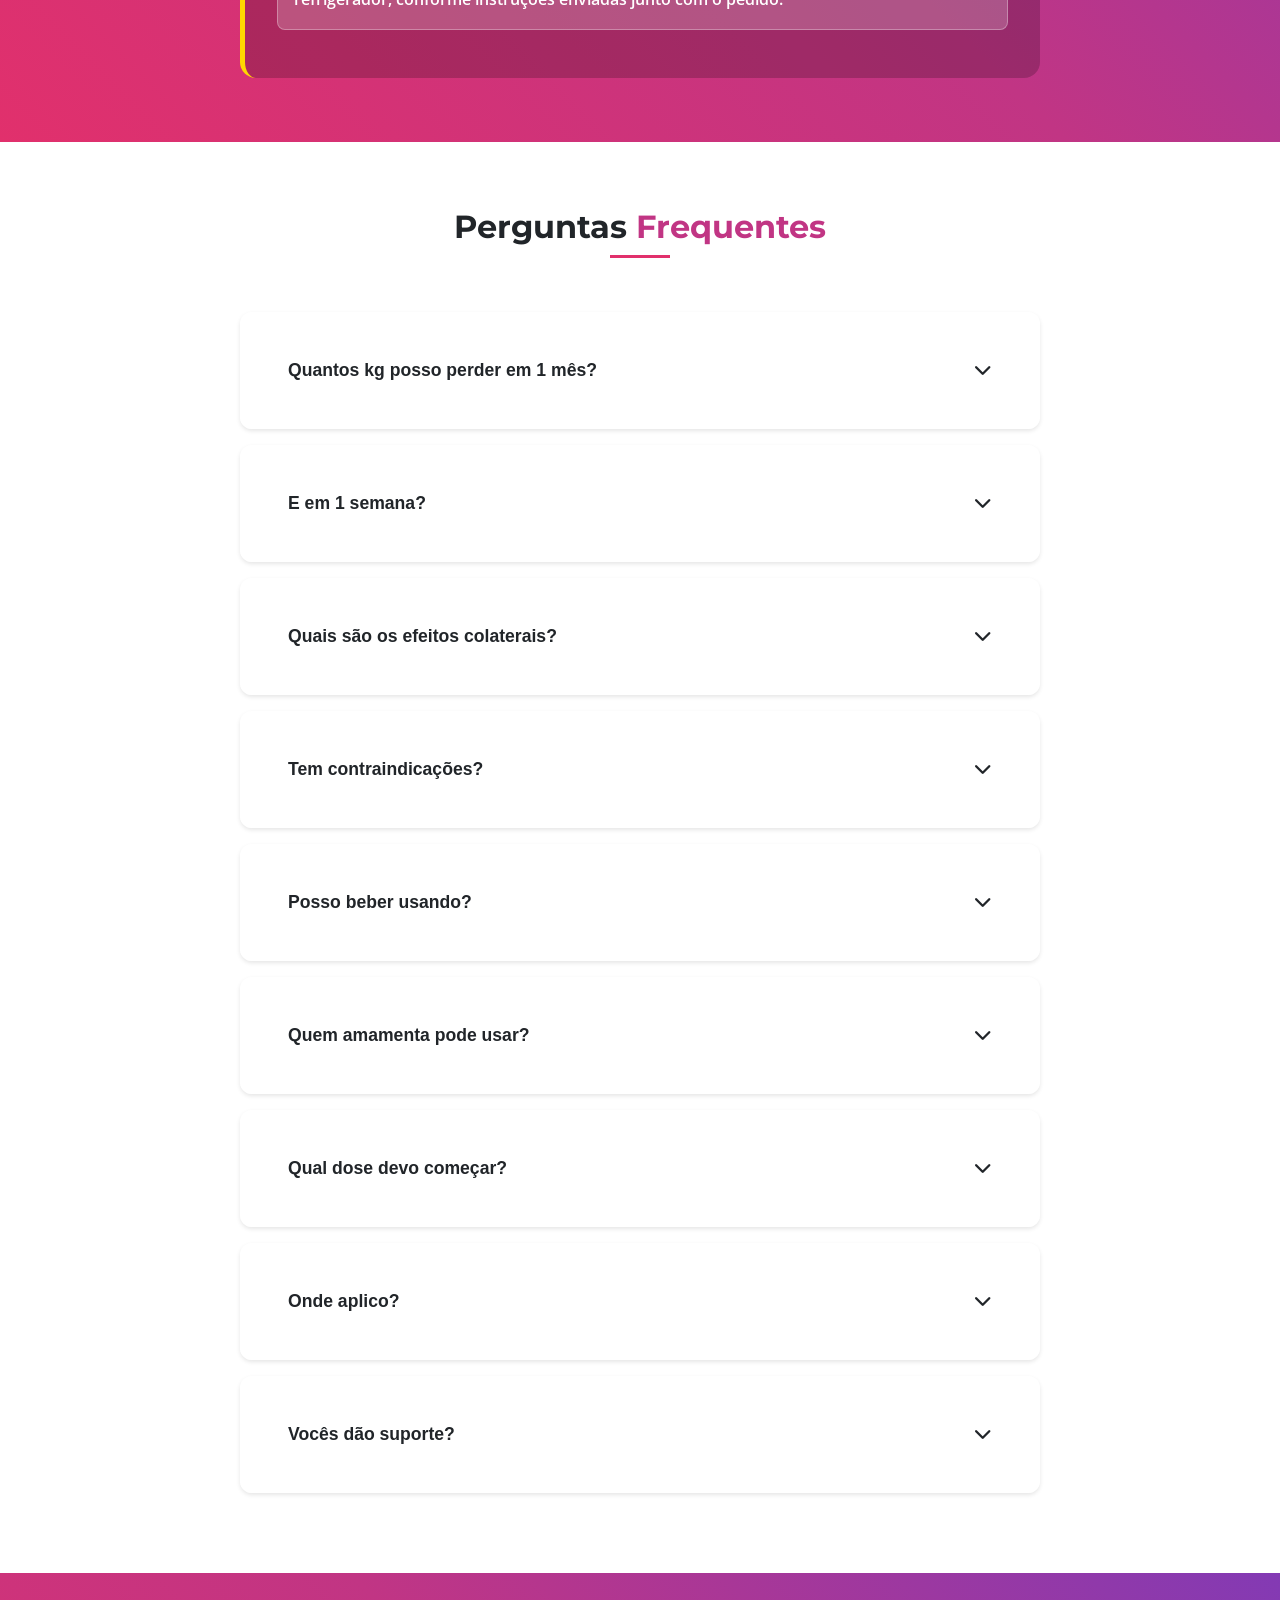
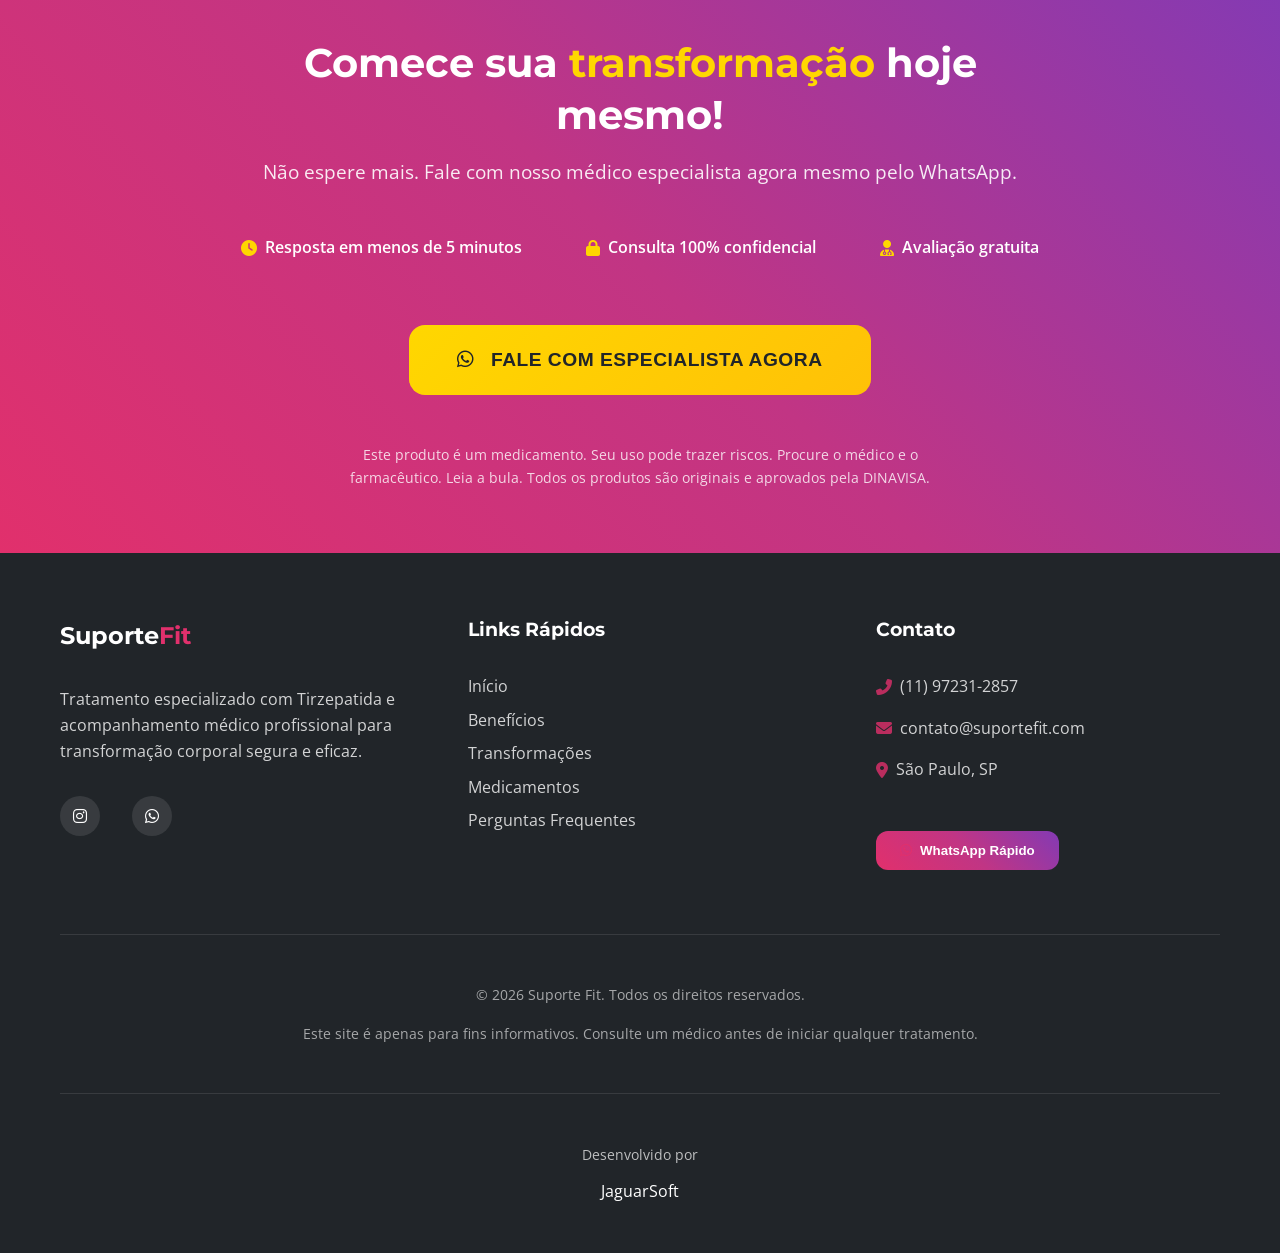
<file: produtos.html>
<!DOCTYPE html>
<html lang="pt-br">
<head>
    <meta charset="UTF-8">
    <meta name="viewport" content="width=device-width, initial-scale=1.0">
    <title>Medicamentos | Suporte Fit</title>

    <!-- Fonts -->
    <link rel="preconnect" href="https://fonts.googleapis.com">
    <link rel="preconnect" href="https://fonts.gstatic.com" crossorigin>
    <link href="https://fonts.googleapis.com/css2?family=Montserrat:wght@300;400;500;600;700&family=Open+Sans:wght@300;400;600&display=swap" rel="stylesheet">

    <!-- Icons -->
    <link rel="stylesheet" href="https://cdnjs.cloudflare.com/ajax/libs/font-awesome/6.4.0/css/all.min.css">

    <!-- Swiper CSS -->
    <link rel="stylesheet" href="https://cdn.jsdelivr.net/npm/swiper@9/swiper-bundle.min.css">

    <link rel="icon" type="image/x-icon" href="assets/favicon.ico">
    <!-- Seu CSS principal -->
    <link rel="stylesheet" href="assets/css/style.css">
    <link rel="stylesheet" href="assets/css/popup.css">
</head>
<body>
    <div id="promoPopup">
        <div class="popup-pascoa-content">
            <button id="closePopupBtn" class="fechar-popup">&times;</button>
            <div class="popup-pascoa-header">
                <h2>🔥 Promoção Especial 🔥</h2>
            </div>
            <div class="popup-imagem">
                <img src="assets/img/promo.jpeg" alt="Promoção">
            </div>
            <a class="btn-whatsapp-popup" href="https://wa.me/5511972312857?text=Olá!%20Vi%20essa%20promoção:%20https://suportefit.com.br/assets/img/promo.jpeg%20e%20quero%20aproveitar." target="_blank">
                <i class="fab fa-whatsapp"></i> QUERO APROVEITAR A PROMOÇÃO
            </a>
            <div class="popup-pascoa-timer">
                <div class="timer-box">
                    <div id="days" class="timer-number">08</div>
                    <div class="timer-label">Dias</div>
                </div>
                <div class="timer-box">
                    <div id="hours" class="timer-number">00</div>
                    <div class="timer-label">Horas</div>
                </div>
                <div class="timer-box">
                    <div id="minutes" class="timer-number">00</div>
                    <div class="timer-label">Min</div>
                </div>
                <div class="timer-box">
                    <div id="seconds" class="timer-number">00</div>
                    <div class="timer-label">Seg</div>
                </div>
            </div>
            <div class="popup-urgencia">
                Restam apenas <span id="qtdUnidades">10</span> unidades.
            </div>
            <div class="popup-pascoa-produtos"></div>
        </div>
    </div>

    <div class="whatsapp-float">
        <a href="https://api.whatsapp.com/message/MMY5Y3WPRLYHJ1?autoload=1&app_absent=0" target="_blank" aria-label="Fale conosco no WhatsApp">
            <i class="fab fa-whatsapp"></i>
            <span class="float-text">Fale Conosco</span>
        </a>
    </div>

    <header class="header">
        <div class="container">
            <nav class="navbar">
                <a href="index.html" class="logo">
                    <span class="logo-text">Suporte<span class="logo-highlight">Fit</span></span>
                </a>
                <ul class="nav-menu">
                    <li><a href="index.html" class="nav-link active">Início</a></li>
                    <li><a href="index.html#beneficios" class="nav-link">Benefícios</a></li>
                    <li><a href="index.html#depoimentos" class="nav-link">Depoimentos</a></li>
                    <li><a href="index.html#transformacoes" class="nav-link">Transformações</a></li>
                    <li><a href="produtos.html" class="nav-link">Medicamentos</a></li>
                    <li><a href="#faq" class="nav-link">FAQ</a></li>
                </ul>
                <button class="whatsapp-nav-btn">
                    <i class="fab fa-whatsapp"></i>
                    <span>Fale Conosco</span>
                </button>
                <div class="hamburger">
                    <span class="bar"></span>
                    <span class="bar"></span>
                    <span class="bar"></span>
                </div>
            </nav>
        </div>
    </header>

    <section id="medicamentos" class="plans-original">
        <div class="container">
            <div class="section-header">
                <h2 class="section-title">Escolha o Tratamento Ideal para Você</h2>
                <p class="section-subtitle">
                    Oferecemos diferentes apresentações e dosagens para adequar ao seu objetivo e perfil.
                    Todos com acompanhamento médico profissional.
                </p>
            </div>

            <div class="medicamento-tabs">
                <button class="tab-btn active" data-tab="tirzepatida">Tirzepatida</button>
                <button class="tab-btn" data-tab="tirzepatida-mensal">Tratamento Mensal</button>
                <button class="tab-btn" data-tab="peptideos">Peptídeos</button>
                <button class="tab-btn" data-tab="retatrutida">Retatrutida</button>
            </div>

            <div class="plans-container-original">

                <!-- ================= TIRZEPATIDA - TRATAMENTO 1 MÊS (4 SERINGAS) ================= -->
                <div class="plan-card-original" data-category="tirzepatida-mensal">
                    <div class="plan-header-original">
                        <h3 class="plan-title">TIRZEPATIDA TG 2,5MG</h3>
                        <div class="plan-quantity">Tratamento 1 Mês</div>
                        <div class="plan-dosage">4 seringas (aplicação 1x por semana)</div>
                    </div>
                    <img src="assets/img/tizerpatida-mes-tg-2,5mg.png" alt="Tirzepatida TG 2,5mg Mensal">
                    <div class="plan-price-original">
                        <div class="price-main">R$ 300,00</div>
                        <div class="price-installment">ou até 12x consulte juros.</div>
                    </div>
                    <div class="plan-features-original">
                        <div class="feature-item"><i class="fas fa-check-circle"></i><span>Produto original DINAVISA</span></div>
                        <div class="feature-item"><i class="fas fa-check-circle"></i><span>Consulta inicial</span></div>
                        <div class="feature-item"><i class="fas fa-check-circle"></i><span>Acompanhamento semanal</span></div>
                        <div class="feature-item"><i class="fas fa-check-circle"></i><span>Suporte via WhatsApp</span></div>
                    </div>
                    <button class="plan-button-original" data-plano="Tirzepatida 2,5mg Mensal (4 seringas)">
                        <i class="fab fa-whatsapp"></i><span>COMPRAR AGORA</span>
                    </button>
                </div>

                <div class="plan-card-original" data-category="tirzepatida-mensal">
                    <div class="plan-header-original">
                        <div class="popular-badge">MAIS VENDIDO</div>
                        <h3 class="plan-title">TIRZEPATIDA TG 5MG</h3>
                        <div class="plan-quantity">Tratamento 1 Mês</div>
                        <div class="plan-dosage">4 seringas (aplicação 1x por semana)</div>
                    </div>
                    <img src="assets/img/tizerpatida-mes-tg-5mg.png" alt="Tirzepatida TG 5mg Mensal">
                    <div class="plan-price-original">
                        <div class="price-main">R$ 500,00</div>
                        <div class="price-installment">ou até 12x consulte juros.</div>
                    </div>
                    <div class="plan-features-original">
                        <div class="feature-item"><i class="fas fa-check-circle"></i><span>Produto original DINAVISA</span></div>
                        <div class="feature-item"><i class="fas fa-check-circle"></i><span>Consulta inicial</span></div>
                        <div class="feature-item"><i class="fas fa-check-circle"></i><span>Acompanhamento semanal</span></div>
                        <div class="feature-item"><i class="fas fa-check-circle"></i><span>Suporte via WhatsApp</span></div>
                    </div>
                    <button class="plan-button-original" data-plano="Tirzepatida 5mg Mensal (4 seringas)">
                        <i class="fab fa-whatsapp"></i><span>COMPRAR AGORA</span>
                    </button>
                </div>

                <div class="plan-card-original" data-category="tirzepatida-mensal">
                    <div class="plan-header-original">
                        <h3 class="plan-title">TIRZEPATIDA TG 7,5MG</h3>
                        <div class="plan-quantity">Tratamento 1 Mês</div>
                        <div class="plan-dosage">4 seringas (aplicação 1x por semana)</div>
                    </div>
                    <img src="assets/img/tizerpatida-mes-tg-7,5mg.png" alt="Tirzepatida TG 7,5mg Mensal">
                    <div class="plan-price-original">
                        <div class="price-main">R$ 600,00</div>
                        <div class="price-installment">ou até 12x consulte juros.</div>
                    </div>
                    <div class="plan-features-original">
                        <div class="feature-item"><i class="fas fa-check-circle"></i><span>Produto original DINAVISA</span></div>
                        <div class="feature-item"><i class="fas fa-check-circle"></i><span>Consulta inicial</span></div>
                        <div class="feature-item"><i class="fas fa-check-circle"></i><span>Acompanhamento semanal</span></div>
                        <div class="feature-item"><i class="fas fa-check-circle"></i><span>Suporte via WhatsApp</span></div>
                    </div>
                    <button class="plan-button-original" data-plano="Tirzepatida 7,5mg Mensal (4 seringas)">
                        <i class="fab fa-whatsapp"></i><span>COMPRAR AGORA</span>
                    </button>
                </div>

                <!-- ================= TIRZEPATIDA - AMPOLAS ================= -->
                <!-- 1 ampola TG 15mg -->
                <div class="plan-card-original" data-category="tirzepatida">
                    <div class="plan-header-original">
                        <h3 class="plan-title">TIRZEPATIDA TG 15MG</h3>
                        <div class="plan-quantity">1 Ampola</div>
                        <div class="plan-dosage">3 doses de 5mg OU 6 doses de 2,5mg</div>
                    </div>
                    <img src="assets/img/tizerpatida-tg-15mg-1ampola.jpeg" alt="Tirzepatida TG 15mg 1 Ampola">
                    <div class="plan-price-original">
                        <div class="price-main">R$ 280,00</div>
                        <div class="price-installment">ou até 12x consulte juros.</div>
                    </div>
                    <div class="plan-features-original">
                        <div class="feature-item"><i class="fas fa-check-circle"></i><span>Consulta inicial</span></div>
                        <div class="feature-item"><i class="fas fa-check-circle"></i><span>Suporte via WhatsApp</span></div>
                        <div class="feature-item"><i class="fas fa-check-circle"></i><span>Produto original DINAVISA</span></div>
                    </div>
                    <button class="plan-button-original" data-plano="Tirzepatida 1 Ampola 15mg">
                        <i class="fab fa-whatsapp"></i><span>COMPRAR AGORA</span>
                    </button>
                </div>

                <!-- 2 ampolas TG 15mg (30mg totais) -->
                <div class="plan-card-original" data-category="tirzepatida">
                    <div class="plan-header-original">
                        <div class="popular-badge">MAIS VENDIDO</div>
                        <h3 class="plan-title">TIRZEPATIDA TG 15MG</h3>
                        <div class="plan-quantity">2 Ampolas (30mg totais)</div>
                        <div class="plan-dosage">6 doses de 5mg OU 12 doses de 2,5mg</div>
                    </div>
                    <img src="assets/img/tizerpatida-tg-15mg-2doses.png" alt="Tirzepatida TG 15mg 2 Ampolas">
                    <div class="plan-price-original">
                        <div class="price-main">R$ 550,00</div>
                        <div class="price-installment">ou até 12x consulte juros.</div>
                    </div>
                    <div class="plan-features-original">
                        <div class="feature-item"><i class="fas fa-check-circle"></i><span>Consulta inicial</span></div>
                        <div class="feature-item"><i class="fas fa-check-circle"></i><span>Acompanhamento mensal</span></div>
                        <div class="feature-item"><i class="fas fa-check-circle"></i><span>Suporte via WhatsApp 24h</span></div>
                        <div class="feature-item"><i class="fas fa-check-circle"></i><span>Produto original DINAVISA</span></div>
                    </div>
                    <button class="plan-button-original" data-plano="Tirzepatida 2 Ampolas 15mg">
                        <i class="fab fa-whatsapp"></i><span>COMPRAR AGORA</span>
                    </button>
                </div>

                <!-- 3 ampolas TG 15mg (45mg totais) -->
                <div class="plan-card-original" data-category="tirzepatida">
                    <div class="plan-header-original">
                        <h3 class="plan-title">TIRZEPATIDA TG 15MG</h3>
                        <div class="plan-quantity">3 Ampolas (45mg totais)</div>
                        <div class="plan-dosage">9 doses de 5mg OU 18 doses de 2,5mg</div>
                    </div>
                    <img src="assets/img/tizerpatida-tg-15mg-3ampolas.png" alt="Tirzepatida TG 15mg 3 Ampolas">
                    <div class="plan-price-original">
                        <div class="price-main">R$ 810,00</div>
                        <div class="price-installment">ou até 12x consulte juros.</div>
                    </div>
                    <div class="plan-features-original">
                        <div class="feature-item"><i class="fas fa-check-circle"></i><span>Consulta inicial</span></div>
                        <div class="feature-item"><i class="fas fa-check-circle"></i><span>Acompanhamento mensal</span></div>
                        <div class="feature-item"><i class="fas fa-check-circle"></i><span>Suporte via WhatsApp 24h</span></div>
                        <div class="feature-item"><i class="fas fa-check-circle"></i><span>Produto original DINAVISA</span></div>
                    </div>
                    <button class="plan-button-original" data-plano="Tirzepatida 3 Ampolas 15mg">
                        <i class="fab fa-whatsapp"></i><span>COMPRAR AGORA</span>
                    </button>
                </div>

                <!-- 4 ampolas TG 15mg (60mg total) -->
                <div class="plan-card-original" data-category="tirzepatida">
                    <div class="plan-header-original">
                        <h3 class="plan-title">TIRZEPATIDA TG 15MG</h3>
                        <div class="plan-quantity">4 Ampolas (60mg total)</div>
                        <div class="plan-dosage">12 doses 5mg , 24 doses 2,5mg OU 8 doses 7,5mg</div>
                    </div>
                    <img src="assets/img/tizerpatida-tg-ampolas.jpeg" alt="Tirzepatida TG 15mg 4 Ampolas">
                    <div class="plan-price-original">
                        <div class="price-main">R$ 850,00</div>
                        <div class="price-installment">ou até 12x consulte juros.</div>
                    </div>
                    <div class="plan-features-original">
                        <div class="feature-item"><i class="fas fa-check-circle"></i><span>Consulta inicial</span></div>
                        <div class="feature-item"><i class="fas fa-check-circle"></i><span>Acompanhamento mensal</span></div>
                        <div class="feature-item"><i class="fas fa-check-circle"></i><span>Suporte via WhatsApp 24h</span></div>
                        <div class="feature-item"><i class="fas fa-check-circle"></i><span>Produto original DINAVISA</span></div>
                    </div>
                    <button class="plan-button-original" data-plano="Tirzepatida 4 Ampolas 15mg">
                        <i class="fab fa-whatsapp"></i><span>COMPRAR AGORA</span>
                    </button>
                </div>

                <!-- ================= TIRZEPATIDA LIPOLAND ================= -->
                <div class="plan-card-original" data-category="tirzepatida">
                    <div class="plan-header-original">
                        <h3 class="plan-title">TIRZEPATIDA LIPOLAND 15MG</h3>
                        <div class="plan-quantity">4 Ampolas (60mg total)</div>
                        <div class="plan-dosage">12 doses de 5mg OU 24 doses de 2,5mg</div>
                    </div>
                    <img src="assets/img/tizerpatida-lipoland-4ampolas.jpeg" alt="Tirzepatida Lipoland 4 ampolas">
                    <div class="plan-price-original">
                        <div class="price-main">R$ 850,00</div>
                        <div class="price-installment">ou até 12x consulte juros.</div>
                    </div>
                    <div class="plan-features-original">
                        <div class="feature-item"><i class="fas fa-check-circle"></i><span>Consulta inicial</span></div>
                        <div class="feature-item"><i class="fas fa-check-circle"></i><span>Suporte via WhatsApp</span></div>
                        <div class="feature-item"><i class="fas fa-check-circle"></i><span>Produto original</span></div>
                    </div>
                    <button class="plan-button-original" data-plano="Tirzepatida Lipoland 4 ampolas">
                        <i class="fab fa-whatsapp"></i><span>COMPRAR AGORA</span>
                    </button>
                </div>

                <!-- ================= GLUCONEX 15mg ================= -->
                <div class="plan-card-original" data-category="tirzepatida">
                    <div class="plan-header-original">
                        <h3 class="plan-title">GLUCONEX 15MG</h3>
                        <div class="plan-quantity">4 Ampolas (60mg total)</div>
                        <div class="plan-dosage">12 doses de 5mg OU 24 doses de 2,5mg</div>
                    </div>
                    <img src="assets/img/gluconex-15mg.png" alt="Gluconex 4 ampolas">
                    <div class="plan-price-original">
                        <div class="price-main">R$ 850,00</div>
                        <div class="price-installment">ou até 12x consulte juros.</div>
                    </div>
                    <div class="plan-features-original">
                        <div class="feature-item"><i class="fas fa-check-circle"></i><span>Consulta inicial</span></div>
                        <div class="feature-item"><i class="fas fa-check-circle"></i><span>Suporte via WhatsApp</span></div>
                        <div class="feature-item"><i class="fas fa-check-circle"></i><span>Produto original</span></div>
                    </div>
                    <button class="plan-button-original" data-plano="Gluconex 4 ampolas">
                        <i class="fab fa-whatsapp"></i><span>COMPRAR AGORA</span>
                    </button>
                </div>

                <!-- ================= TIRZEC PEN ================= -->
                <div class="plan-card-original" data-category="tirzepatida">
                    <div class="plan-header-original">
                        <h3 class="plan-title">TIRZEC PEN (60mg total)</h3>
                        <div class="plan-quantity">Caneta</div>
                        <div class="plan-dosage">12 doses de 5mg OU 24 doses de 2,5mg</div>
                    </div>
                    <img src="assets/img/tizerc-pen-60mg.png" alt="Tirzec Pen">
                    <div class="plan-price-original">
                        <div class="price-main">R$ 850,00</div>
                        <div class="price-installment">ou até 12x consulte juros.</div>
                    </div>
                    <div class="plan-features-original">
                        <div class="feature-item"><i class="fas fa-check-circle"></i><span>Consulta inicial</span></div>
                        <div class="feature-item"><i class="fas fa-check-circle"></i><span>Suporte via WhatsApp</span></div>
                        <div class="feature-item"><i class="fas fa-check-circle"></i><span>Produto original</span></div>
                        <div class="feature-item"><i class="fas fa-check-circle"></i><span>Caneta de fácil aplicação</span></div>
                    </div>
                    <button class="plan-button-original" data-plano="Tirzec Pen 60mg">
                        <i class="fab fa-whatsapp"></i><span>COMPRAR AGORA</span>
                    </button>
                </div>

                <!-- ================= lipoless 15 ================= -->
                <div class="plan-card-original" data-category="tirzepatida">
                    <div class="plan-header-original">
                        <h3 class="plan-title">LIPOLESS 15mg</h3>
                        <div class="plan-quantity">4 Ampolas (60mg total)</div>
                        <div class="plan-dosage">12 doses de 5mg OU 24 doses de 2,5mg</div>
                    </div>
                    <img src="assets/img/lipoless-15mg.jpg" alt="Lipoless">
                    <div class="plan-price-original">
                        <div class="price-main">R$ 850,00</div>
                        <div class="price-installment">ou até 12x consultar juros.</div>
                    </div>
                    <div class="plan-features-original">
                        <div class="feature-item"><i class="fas fa-check-circle"></i><span>Consulta inicial</span></div>
                        <div class="feature-item"><i class="fas fa-check-circle"></i><span>Suporte via WhatsApp</span></div>
                        <div class="feature-item"><i class="fas fa-check-circle"></i><span>Produto original</span></div>
                    </div>
                    <button class="plan-button-original" data-plano="Lipoless 15mg">
                        <i class="fab fa-whatsapp"></i><span>COMPRAR AGORA</span>
                    </button>
                </div>

                <!-- ================= Tizerpatida Tirzec ampola 15mg ================= -->
                <div class="plan-card-original" data-category="tirzepatida">
                    <div class="plan-header-original">
                        <h3 class="plan-title">TIRZEC AMPOLAS 15mg</h3>
                        <div class="plan-quantity">4 Ampolas (60mg total)</div>
                        <div class="plan-dosage">12 doses de 5mg OU 24 doses de 2,5mg</div>
                    </div>
                    <img src="assets/img/tizerpatida-tirzec-ampola-15-mg.png" alt="Tirzec ampola 15mg">
                    <div class="plan-price-original">
                        <div class="price-main">R$ 850,00</div>
                        <div class="price-installment">ou até 12x consultar juros.</div>
                    </div>
                    <div class="plan-features-original">
                        <div class="feature-item"><i class="fas fa-check-circle"></i><span>Consulta inicial</span></div>
                        <div class="feature-item"><i class="fas fa-check-circle"></i><span>Suporte via WhatsApp</span></div>
                        <div class="feature-item"><i class="fas fa-check-circle"></i><span>Produto original</span></div>
                    </div>
                    <button class="plan-button-original" data-plano="Tirzec ampola 15mg">
                        <i class="fab fa-whatsapp"></i><span>COMPRAR AGORA</span>
                    </button>
                </div>

                <!-- ================= TIZERDRAL 15mg ================= -->
                <div class="plan-card-original" data-category="tirzepatida">
                    <div class="plan-header-original">
                        <h3 class="plan-title">TIZERDRAL 15MG</h3>
                        <div class="plan-quantity">4 Ampolas (60mg total)</div>
                        <div class="plan-dosage">15mg por ampola</div>
                    </div>
                    <img src="assets/img/tizerdral-15mg.png" alt="Tizerdral 15mg - 4 ampolas">
                    <div class="plan-price-original">
                        <div class="price-main">R$ 850,00</div>
                        <div class="price-installment">ou até 12x consulte juros.</div>
                    </div>
                    <div class="plan-features-original">
                        <div class="feature-item"><i class="fas fa-check-circle"></i><span>Consulta inicial</span></div>
                        <div class="feature-item"><i class="fas fa-check-circle"></i><span>Suporte via WhatsApp</span></div>
                        <div class="feature-item"><i class="fas fa-check-circle"></i><span>Produto original</span></div>
                    </div>
                    <button class="plan-button-original" data-plano="Tizerdral 15mg">
                        <i class="fab fa-whatsapp"></i><span>COMPRAR AGORA</span>
                    </button>
                </div>

                <!-- ================= TNL TIRZEPATIDE 15mg ================= -->
                <div class="plan-card-original" data-category="tirzepatida">
                    <div class="plan-header-original">
                        <h3 class="plan-title">TNL TIRZEPATIDE 15MG</h3>
                        <div class="plan-quantity">4 Frascos (60mg total)</div>
                        <div class="plan-dosage">15mg por frasco</div>
                    </div>
                    <img src="assets/img/TNL-tizerpatide-15mg.png" alt="TNL Tirzepatide 15mg - 4 frascos">
                    <div class="plan-price-original">
                        <div class="price-main">R$ 850,00</div>
                        <div class="price-installment">ou até 12x consulte juros.</div>
                    </div>
                    <div class="plan-features-original">
                        <div class="feature-item"><i class="fas fa-check-circle"></i><span>Consulta inicial</span></div>
                        <div class="feature-item"><i class="fas fa-check-circle"></i><span>Suporte via WhatsApp</span></div>
                        <div class="feature-item"><i class="fas fa-check-circle"></i><span>Produto original</span></div>
                    </div>
                    <button class="plan-button-original" data-plano="TNL Tirzepatide 15mg">
                        <i class="fab fa-whatsapp"></i><span>COMPRAR AGORA</span>
                    </button>
                </div>

                <!-- ================= PEPTÍDEOS ================= -->
                <div class="plan-card-original" data-category="peptideos">
                    <div class="plan-header-original">
                        <h3 class="plan-title">CJC-1295 + IPAMORELI</h3>
                        <div class="plan-quantity">10mg</div>
                        <div class="plan-dosage">Estimula GH • Recuperação muscular</div>
                    </div>
                    <img src="assets/img/CJC-IPAMORELI.png" alt="CJC-1295 + Ipamorelin">
                    <div class="plan-price-original">
                        <div class="price-main">R$ 950,00</div>
                        <div class="price-installment">Dose: 1x/dia (noite)</div>
                    </div>
                    <div class="plan-features-original">
                        <div class="feature-item"><i class="fas fa-check-circle"></i><span>Aplicação subcutânea</span></div>
                        <div class="feature-item"><i class="fas fa-check-circle"></i><span>Duração média: 30 dias</span></div>
                        <div class="feature-item"><i class="fas fa-check-circle"></i><span>Melhora do sono e disposição</span></div>
                    </div>
                    <button class="plan-button-original" data-plano="CJC-1295 + Ipamorelin 10mg">
                        <i class="fab fa-whatsapp"></i><span>COMPRAR AGORA</span>
                    </button>
                </div>

                <div class="plan-card-original" data-category="peptideos">
                    <div class="plan-header-original">
                        <h3 class="plan-title">TESAMORELIN</h3>
                        <div class="plan-quantity">10mg</div>
                        <div class="plan-dosage">Redução de gordura visceral</div>
                    </div>
                    <img src="assets/img/peptizio 1.png" alt="Tesamorelin">
                    <div class="plan-price-original">
                        <div class="price-main">R$ 1.190,00</div>
                        <div class="price-installment">Microdose: até 10 dias</div>
                    </div>
                    <div class="plan-features-original">
                        <div class="feature-item"><i class="fas fa-check-circle"></i><span>Aplicação subcutânea</span></div>
                        <div class="feature-item"><i class="fas fa-check-circle"></i><span>1x ao dia</span></div>
                        <div class="feature-item"><i class="fas fa-check-circle"></i><span>Definição corporal</span></div>
                    </div>
                    <button class="plan-button-original" data-plano="Tesamorelin 10mg">
                        <i class="fab fa-whatsapp"></i><span>COMPRAR AGORA</span>
                    </button>
                </div>

                <div class="plan-card-original" data-category="peptideos">
                    <div class="plan-header-original">
                        <h3 class="plan-title">GLOW (BPC-157 + TB-500 + GHK-CU)</h3>
                        <div class="plan-quantity">Ampola</div>
                        <div class="plan-dosage">Recuperação + pele</div>
                    </div>
                    <img src="assets/img/GLOWGHK-TB-500.png" alt="GLOW">
                    <div class="plan-price-original">
                        <div class="price-main">R$ 1.150,00</div>
                        <div class="price-installment">Ampola</div>
                    </div>
                    <div class="plan-features-original">
                        <div class="feature-item"><i class="fas fa-check-circle"></i><span>Subcutânea</span></div>
                        <div class="feature-item"><i class="fas fa-check-circle"></i><span>30 dias de duração</span></div>
                        <div class="feature-item"><i class="fas fa-check-circle"></i><span>Regeneração tecidual</span></div>
                    </div>
                    <button class="plan-button-original" data-plano="GLOW Ampola">
                        <i class="fab fa-whatsapp"></i><span>COMPRAR AGORA</span>
                    </button>
                </div>

                <div class="plan-card-original" data-category="peptideos">
                    <div class="plan-header-original">
                        <h3 class="plan-title">GLOW ALLUVI (CANETA)</h3>
                        <div class="plan-quantity">Caneta</div>
                        <div class="plan-dosage">Pronta aplicação</div>
                    </div>
                    <img src="assets/img/glow-ghk-cu.png" alt="GLOW Alluvi">
                    <div class="plan-price-original">
                        <div class="price-main">R$ 1.900,00</div>
                    </div>
                    <div class="plan-features-original">
                        <div class="feature-item"><i class="fas fa-check-circle"></i><span>Prática e fácil</span></div>
                        <div class="feature-item"><i class="fas fa-check-circle"></i><span>Pele + regeneração</span></div>
                    </div>
                    <button class="plan-button-original" data-plano="GLOW Alluvi Caneta">
                        <i class="fab fa-whatsapp"></i><span>COMPRAR AGORA</span>
                    </button>
                </div>

                <div class="plan-card-original" data-category="peptideos">
                    <div class="plan-header-original">
                        <h3 class="plan-title">GHK-CU</h3>
                        <div class="plan-quantity">50mg</div>
                        <div class="plan-dosage">Saúde da pele e cabelo</div>
                    </div>
                    <img src="assets/img/GHK-CU-50MG.PNG" alt="GHK-CU">
                    <div class="plan-price-original">
                        <div class="price-main">R$ 950,00</div>
                    </div>
                    <div class="plan-features-original">
                        <div class="feature-item"><i class="fas fa-check-circle"></i><span>Subcutânea ou tópico</span></div>
                        <div class="feature-item"><i class="fas fa-check-circle"></i><span>30 dias</span></div>
                        <div class="feature-item"><i class="fas fa-check-circle"></i><span>Regeneração tecidual</span></div>
                    </div>
                    <button class="plan-button-original" data-plano="GHK-CU 50mg">
                        <i class="fab fa-whatsapp"></i><span>COMPRAR AGORA</span>
                    </button>
                </div>

                <div class="plan-card-original" data-category="peptideos">
                    <div class="plan-header-original">
                        <h3 class="plan-title">MOTS-C</h3>
                        <div class="plan-quantity">10mg</div>
                        <div class="plan-dosage">Metabolismo e sensibilidade à insulina</div>
                    </div>
                    <img src="assets/img/MOTS-C.PNG" alt="MOTS-C">
                    <div class="plan-price-original">
                        <div class="price-main">R$ 900,00</div>
                    </div>
                    <div class="plan-features-original">
                        <div class="feature-item"><i class="fas fa-check-circle"></i><span>2-3x/semana</span></div>
                        <div class="feature-item"><i class="fas fa-check-circle"></i><span>Duração 20-30 dias</span></div>
                    </div>
                    <button class="plan-button-original" data-plano="MOTS-C 10mg">
                        <i class="fab fa-whatsapp"></i><span>COMPRAR AGORA</span>
                    </button>
                </div>

                <div class="plan-card-original" data-category="peptideos">
                    <div class="plan-header-original">
                        <h3 class="plan-title">HGH Frag 176-191</h3>
                        <div class="plan-quantity">10mg</div>
                        <div class="plan-dosage">Queima de gordura localizada</div>
                    </div>
                    <img src="assets/img/HGH-FRAG.PNG" alt="HGH Frag">
                    <div class="plan-price-original">
                        <div class="price-main">R$ 1.250,00</div>
                    </div>
                    <div class="plan-features-original">
                        <div class="feature-item"><i class="fas fa-check-circle"></i><span>1-2x/dia</span></div>
                        <div class="feature-item"><i class="fas fa-check-circle"></i><span>Subcutânea</span></div>
                        <div class="feature-item"><i class="fas fa-check-circle"></i><span>Definição corporal</span></div>
                    </div>
                    <button class="plan-button-original" data-plano="HGH Frag 176-191 10mg">
                        <i class="fab fa-whatsapp"></i><span>COMPRAR AGORA</span>
                    </button>
                </div>

                <!-- ================= RETATRUTIDA ================= -->
                <div class="plan-card-original" data-category="retatrutida">
                    <div class="plan-header-original">
                        <div class="popular-badge">NOVO</div>
                        <h3 class="plan-title">RETATRUTIDA VELTRANE</h3>
                        <div class="plan-quantity">120mg</div>
                        <div class="plan-dosage">Produto original Veltrane</div>
                    </div>
                    <img src="assets/img/retatrutida-veltrane-120mg.jpeg" alt="Retatrutida Veltrane 120mg">
                    <div class="plan-price-original">
                        <div class="price-main">R$ 1.300,00</div>
                        <div class="price-installment">ou até 12x consulte juros.</div>
                    </div>
                    <div class="plan-features-original">
                         <div class="feature-item"><i class="fas fa-check-circle"></i><span>Consulta inicial</span></div>
                         <div class="feature-item"><i class="fas fa-check-circle"></i><span>Suporte via WhatsApp</span></div>
                         <div class="feature-item"><i class="fas fa-check-circle"></i><span>Acompanhamento</span></div>
                     </div>
                    <button class="plan-button-original" data-plano="Retatrutida VELTRANE 120mg">
                        <i class="fab fa-whatsapp"></i><span>COMPRAR AGORA</span>
                    </button>
                </div>

                <div class="plan-card-original" data-category="retatrutida">
                    <div class="plan-header-original">
                        <div class="popular-badge">NOVO</div>
                        <h3 class="plan-title">RETATRUTIDA TNL</h3>
                        <div class="plan-quantity">10mg</div>
                        <div class="plan-dosage">Produto original TNL • 4 AMPOLAS </div>
                    </div>
                    <img src="assets/img/retatrutida-tnl-10mg.png" alt="Retatrutida TNL 10mg">
                    <div class="plan-price-original">
                        <div class="price-main">R$ 1.050,00</div>
                        <div class="price-installment">ou até 12x consulte juros.</div>
                    </div>
                    <div class="plan-features-original">
                         <div class="feature-item"><i class="fas fa-check-circle"></i><span>Consulta inicial</span></div>
                         <div class="feature-item"><i class="fas fa-check-circle"></i><span>Suporte via WhatsApp</span></div>
                         <div class="feature-item"><i class="fas fa-check-circle"></i><span>Acompanhamento</span></div>
                     </div>
                    <button class="plan-button-original" data-plano="Retatrutida VELTRANE 120mg">
                        <i class="fab fa-whatsapp"></i><span>COMPRAR AGORA</span>
                    </button>
                </div>

                <div class="plan-card-original" data-category="retatrutida">
                    <div class="plan-header-original">
                        <h3 class="plan-title">RETATRUTIDA SYNEDICA 40MG</h3>
                        <div class="plan-quantity">Caneta pré-preenchida</div>
                        <div class="plan-dosage">Produto original Synedica • Alto padrão de pureza</div>
                    </div>
                    <img src="assets/img/retatrutida-synedica-40mg.png" alt="Retatrutida Synedica 40mg">
                    <div class="plan-price-original">
                        <div class="price-main">R$ 1.300,00</div>
                        <div class="price-installment">ou até 12x consulte juros.</div>
                    </div>
                    <div class="plan-features-original">
                         <div class="feature-item"><i class="fas fa-check-circle"></i><span>Consulta inicial</span></div>
                         <div class="feature-item"><i class="fas fa-check-circle"></i><span>Suporte via WhatsApp</span></div>
                         <div class="feature-item"><i class="fas fa-check-circle"></i><span>Acompanhamento</span></div>
                     </div>
                    <button class="plan-button-original" data-plano="Retatrutida Synedica 40mg">
                        <i class="fab fa-whatsapp"></i><span>COMPRAR AGORA</span>
                    </button>
                </div>

                <div class="plan-card-original" data-category="retatrutida">
                    <div class="plan-header-original">
                        <h3 class="plan-title">RETATRUTIDA ZPHC 40MG</h3>
                        <div class="plan-quantity">Ampola em pó</div>
                        <div class="plan-dosage">Produto original ZPHC • Alto padrão de pureza</div>
                    </div>
                    <img src="assets/img/retratutida-zphc-40mg.png" alt="Retatrutida ZPHC 40mg">
                    <div class="plan-price-original">
                        <div class="price-main">R$ 1.300,00</div>
                        <div class="price-installment">ou até 12x consulte juros.</div>
                    </div>
                    <div class="plan-features-original">
                        <div class="feature-item"><i class="fas fa-check-circle"></i><span>Consulta inicial</span></div>
                        <div class="feature-item"><i class="fas fa-check-circle"></i><span>Suporte via WhatsApp</span></div>
                        <div class="feature-item"><i class="fas fa-check-circle"></i><span>Acompanhamento</span></div>
                    </div>
                    <button class="plan-button-original" data-plano="Retatrutida ZPHC 40mg">
                        <i class="fab fa-whatsapp"></i><span>COMPRAR AGORA</span>
                    </button>
                </div>

                <div class="plan-card-original" data-category="retatrutida">
                    <div class="plan-header-original">
                        <h3 class="plan-title">RETATRUTIDA TNL 40MG</h3>
                        <div class="plan-quantity">Caneta pré-preenchida</div>
                        <div class="plan-dosage">Produto original TNL • Alto padrão de pureza</div>
                    </div>
                    <img src="assets/img/retratutida-tnl-40mg.png" alt="Retatrutida TNL 40mg">
                    <div class="plan-price-original">
                        <div class="price-main">R$ 1.050,00</div>
                        <div class="price-installment">ou até 12x consulte juros.</div>
                    </div>
                    <div class="plan-features-original">
                        <div class="feature-item"><i class="fas fa-check-circle"></i><span>Consulta inicial</span></div>
                        <div class="feature-item"><i class="fas fa-check-circle"></i><span>Suporte via WhatsApp</span></div>
                        <div class="feature-item"><i class="fas fa-check-circle"></i><span>Acompanhamento</span></div>
                    </div>
                    <button class="plan-button-original" data-plano="Retatrutida TNL 40mg">
                        <i class="fab fa-whatsapp"></i><span>COMPRAR AGORA</span>
                    </button>
                </div>
            </div>

            <div class="peptide-support">
                <h3><i class="fas fa-flask"></i> Importamos todos os tipos de peptídeos e canetas</h3>
                <p>Não encontrou o que procura? Fale conosco no WhatsApp e faça seu pedido personalizado.</p>
                <a href="https://wa.me/551197232857?text=Olá!%20Gostaria%20de%20informações%20sobre%20produtos%20não%20listados%20no%20site." class="cta-button" style="background: #FFD700; color: var(--dark); border: none; display: inline-flex; align-items: center; gap: 10px; text-decoration: none;">
                    <i class="fab fa-whatsapp"></i> FALE COM NOSSO ESPECIALISTA
                </a>
                <p style="margin-top: 1rem; opacity: 0.9;">Estamos prontos para ajudar você 💚</p>
            </div>

            <section class="medical-notice-original" aria-labelledby="medicalNoticeTitle">
                <div class="notice-icon">
                    <i class="fas fa-exclamation-triangle" aria-hidden="true"></i>
                </div>
                <div class="notice-content">
                    <h4 id="medicalNoticeTitle">⚠️ Acompanhamento é Essencial</h4>
                    <p>Oferecemos acompanhamento completo e suporte contínuo do início ao fim do tratamento, assegurando segurança, eficácia e resultados potencializados em cada etapa.</p>
                    <div class="notice-features">
                        <div class="notice-feature"><i class="fas fa-user-md" aria-hidden="true"></i><span>Consulta inicial especializada</span></div>
                        <div class="notice-feature"><i class="fas fa-chart-line" aria-hidden="true"></i><span>Avaliação completa de saúde e histórico clínico</span></div>
                        <div class="notice-feature"><i class="fas fa-calendar-check" aria-hidden="true"></i><span>Acompanhamento periódico (semanal ou mensal)</span></div>
                        <div class="notice-feature"><i class="fas fa-syringe" aria-hidden="true"></i><span>Ajuste de dosagem conforme necessidade médica</span></div>
                        <div class="notice-feature"><i class="fas fa-heartbeat" aria-hidden="true"></i><span>Monitoramento contínuo de possíveis efeitos</span></div>
                        <div class="notice-feature"><i class="fab fa-whatsapp" aria-hidden="true"></i><span>Suporte direto via WhatsApp</span></div>
                    </div>
                    <div class="legal-warning" role="alert">
                        <p><strong>Atenção:</strong> Estes produtos são medicamentos. O uso pode apresentar riscos. Produtos originais e regularizados conforme normas da DINAVISA.</p>
                    </div>
                </div>
            </section>
        </div>
    </section>

    <section class="shipping-section highlight-bg">
        <div class="container">
            <div class="shipping-content">
                <h2 class="section-title">🚚 <span class="highlight">Envios</span></h2>
                <p class="shipping-text">Enviamos para todo o Brasil através de transportadora.</p>
                <div class="shipping-details">
                    <div class="shipping-item"><i class="fas fa-tag"></i><span><strong>Frete fixo:</strong> R$ 20,00</span></div>
                    <div class="shipping-item"><i class="fas fa-clock"></i><span><strong>Prazo de entrega:</strong> 3 a 7 dias úteis, dependendo da sua região.</span></div>
                </div>
                <hr class="shipping-divider">
                <div class="refrigeration-info">
                    <h3><i class="fas fa-snowflake"></i> E a refrigeração?</h3>
                    <p>Muitas pessoas perguntam sobre isso, e é uma dúvida totalmente válida.</p>
                    <p>Segundo a bula das tirzepatidas, o medicamento pode permanecer fora de refrigeração por até <strong>21 dias</strong>, desde que mantido em temperatura ambiente controlada.</p>
                    <p>O prazo médio do transporte é de 3 a 7 dias, ou seja, está dentro do período seguro descrito pelo fabricante.</p>
                    <p class="refrigeration-note">Assim que o produto chegar, orientamos que seja armazenado corretamente em refrigerador, conforme instruções enviadas junto com o pedido.</p>
                </div>
            </div>
        </div>
    </section>

    <section id="faq" class="faq">
        <div class="container">
            <h2 class="section-title">Perguntas <span class="highlight">Frequentes</span></h2>
            <div class="faq-grid">
                <div class="faq-item">
                    <button class="faq-question">Quantos kg posso perder em 1 mês?<i class="fas fa-chevron-down"></i></button>
                    <div class="faq-answer"><p>Depende do organismo e da alimentação. Em média, pessoas relatam perda de 3 a 7kg no primeiro mês.</p></div>
                </div>
                <div class="faq-item">
                    <button class="faq-question">E em 1 semana?<i class="fas fa-chevron-down"></i></button>
                    <div class="faq-answer"><p>Na primeira semana pode haver redução de inchaço e retenção, mas os resultados variam de pessoa para pessoa.</p></div>
                </div>
                <div class="faq-item">
                    <button class="faq-question">Quais são os efeitos colaterais?<i class="fas fa-chevron-down"></i></button>
                    <div class="faq-answer"><p>Os mais comuns são: náusea leve, sensação de estômago cheio e diminuição do apetite. Normalmente são leves e melhoram com o tempo.</p></div>
                </div>
                <div class="faq-item">
                    <button class="faq-question">Tem contraindicações?<i class="fas fa-chevron-down"></i></button>
                    <div class="faq-answer"><p>Não é indicado para gestantes, mulheres amamentando ou pessoas com histórico de problemas hormonais específicos.</p></div>
                </div>
                <div class="faq-item">
                    <button class="faq-question">Posso beber usando?<i class="fas fa-chevron-down"></i></button>
                    <div class="faq-answer"><p>O ideal é evitar ou reduzir o consumo de álcool para melhores resultados.</p></div>
                </div>
                <div class="faq-item">
                    <button class="faq-question">Quem amamenta pode usar?<i class="fas fa-chevron-down"></i></button>
                    <div class="faq-answer"><p>Não é indicado durante a amamentação.</p></div>
                </div>
                <div class="faq-item">
                    <button class="faq-question">Qual dose devo começar?<i class="fas fa-chevron-down"></i></button>
                    <div class="faq-answer"><p>A maioria das pessoas inicia com 2,5mg.</p></div>
                </div>
                <div class="faq-item">
                    <button class="faq-question">Onde aplico?<i class="fas fa-chevron-down"></i></button>
                    <div class="faq-answer"><p>A aplicação é subcutânea (embaixo da pele), geralmente no abdômen, coxa ou braço.</p></div>
                </div>
                <div class="faq-item">
                    <button class="faq-question">Vocês dão suporte?<i class="fas fa-chevron-down"></i></button>
                    <div class="faq-answer"><p>Sim. Ensinamos como fracionar, como aplicar, onde aplicar e o armazenamento correto através de vídeos e suporte via WhatsApp.</p></div>
                </div>
            </div>
        </div>
    </section>

    <section class="cta">
        <div class="container">
            <div class="cta-content">
                <h2 class="cta-title">Comece sua <span class="highlight">transformação</span> hoje mesmo!</h2>
                <p class="cta-text">Não espere mais. Fale com nosso médico especialista agora mesmo pelo WhatsApp.</p>
                <div class="cta-features">
                    <div class="cta-feature"><i class="fas fa-clock"></i><span>Resposta em menos de 5 minutos</span></div>
                    <div class="cta-feature"><i class="fas fa-lock"></i><span>Consulta 100% confidencial</span></div>
                    <div class="cta-feature"><i class="fas fa-user-md"></i><span>Avaliação gratuita</span></div>
                </div>
                <button class="cta-button whatsapp-cta"><i class="fab fa-whatsapp"></i> FALE COM ESPECIALISTA AGORA</button>
                <p class="cta-note">Este produto é um medicamento. Seu uso pode trazer riscos. Procure o médico e o farmacêutico. Leia a bula. Todos os produtos são originais e aprovados pela DINAVISA.</p>
            </div>
        </div>
    </section>

    <footer class="footer">
        <div class="container">
            <div class="footer-content">
                <div class="footer-brand">
                    <div class="logo"><span class="logo-text-footer">Suporte<span class="logo-highlight">Fit</span></span></div>
                    <p class="footer-description">Tratamento especializado com Tirzepatida e acompanhamento médico profissional para transformação corporal segura e eficaz.</p>
                    <div class="social-icons">
                        <a href="https://www.instagram.com/recomecarviver01?igsh=MXBnYmNoMTl4dWh5aw%3D%3D&utm_source=qr" aria-label="Instagram"><i class="fab fa-instagram"></i></a>
                        <a href="https://wa.me/5511972312857" aria-label="WhatsApp"><i class="fab fa-whatsapp"></i></a>
                    </div>
                </div>
                <div class="footer-links">
                    <h3>Links Rápidos</h3>
                    <ul>
                        <li><a href="#home">Início</a></li>
                        <li><a href="#beneficios">Benefícios</a></li>
                        <li><a href="#transformacoes">Transformações</a></li>
                        <li><a href="#medicamentos">Medicamentos</a></li>
                        <li><a href="#faq">Perguntas Frequentes</a></li>
                    </ul>
                </div>
                <div class="footer-contact">
                    <h3>Contato</h3>
                    <ul>
                        <li><i class="fas fa-phone-alt"></i> (11) 97231-2857</li>
                        <li><i class="fas fa-envelope"></i> contato@suportefit.com</li>
                        <li><i class="fas fa-map-marker-alt"></i> São Paulo, SP</li>
                    </ul>
                    <button class="footer-btn"><i class="fab fa-whatsapp"></i> WhatsApp Rápido</button>
                </div>
            </div>
            <div class="footer-bottom">
                <p>&copy; 2026 Suporte Fit. Todos os direitos reservados.</p>
                <p>Este site é apenas para fins informativos. Consulte um médico antes de iniciar qualquer tratamento.</p>
            </div>
            <div class="footer-credits">
                <div class="credits-content">
                    <span class="credits-text">Desenvolvido por</span>
                    <div class="jaguarsoft-logo">JaguarSoft</div>
                </div>
            </div>
        </div>
    </footer>

    <script src="https://cdn.jsdelivr.net/npm/swiper@9/swiper-bundle.min.js"></script>
    <script src="assets/js/script.js"></script>
    <script src="assets/js/popup.js"></script>
</body>
</html>
</file>
<file: assets/css/style.css>
/* Reset & Base Styles */
* {
    margin: 0;
    padding: 0;
    box-sizing: border-box;
}

.jaguarsoft-logo {
    text-decoration: none;
    color: inherit;
    display: flex;
    flex-direction: column;
    transition: 0.3s;
}

.jaguarsoft-logo:hover {
    opacity: 0.8;
}

:root {
    /* Cores Rosadas/Arroxeadas do site original */
    --primary: #E1306C;
    --primary-dark: #C13584;
    --primary-darker: #833AB4;
    --secondary: #FD1D1D;
    --accent: #F56040;
    
    /* Gradiente similar ao do site */
    --gradient-primary: linear-gradient(45deg, #E1306C, #C13584, #833AB4);
    --gradient-secondary: linear-gradient(45deg, #FD1D1D, #F56040);
    
    /* Cores neutras */
    --light: #F8F9FA;
    --dark: #212529;
    --gray: #6C757D;
    --light-gray: #F5F5F5;
    --white: #FFFFFF;
    
    /* Cores de texto */
    --text-dark: #333333;
    --text-light: #666666;
    
    /* Cores funcionais */
    --success: #28a745;
    --warning: #ffc107;
    --danger: #dc3545;
    --info: #17a2b8;
    
    /* Tipografia */
    --font-heading: 'Montserrat', sans-serif;
    --font-body: 'Open Sans', sans-serif;
    
    /* Spacing */
    --spacing-xs: 0.5rem;
    --spacing-sm: 1rem;
    --spacing-md: 2rem;
    --spacing-lg: 3rem;
    --spacing-xl: 4rem;
    
    /* Shadows */
    --shadow-sm: 0 2px 4px rgba(0,0,0,0.1);
    --shadow-md: 0 4px 6px rgba(0,0,0,0.1);
    --shadow-lg: 0 10px 15px rgba(0,0,0,0.1);
    --shadow-xl: 0 20px 25px rgba(0,0,0,0.1);
    
    /* Border Radius */
    --radius-sm: 8px;
    --radius-md: 12px;
    --radius-lg: 16px;
    --radius-xl: 24px;
}

html {
    scroll-behavior: smooth;
    scroll-padding-top: 80px;
}

body {
    font-family: var(--font-body);
    line-height: 1.6;
    color: var(--dark);
    background-color: var(--white);
    overflow-x: hidden;
    padding-top: 72px;
}

.container {
    width: 100%;
    max-width: 1200px;
    margin: 0 auto;
    padding: 0 var(--spacing-sm);
}

/* Typography */
h1, h2, h3, h4 {
    font-family: var(--font-heading);
    font-weight: 700;
    line-height: 1.3;
    margin-bottom: var(--spacing-sm);
}

h1 {
    font-size: 2.5rem;
}

h2 {
    font-size: 2rem;
}

h3 {
    font-size: 1.5rem;
}

p {
    margin-bottom: var(--spacing-sm);
}

.highlight {
    color: var(--primary-dark);
}

.section-title {
    text-align: center;
    margin-bottom: var(--spacing-sm);
    position: relative;
}

.section-title::after {
    content: '';
    position: absolute;
    bottom: -10px;
    left: 50%;
    transform: translateX(-50%);
    width: 60px;
    height: 3px;
    background: var(--primary);
}

.section-subtitle {
    text-align: center;
    color: var(--gray);
    margin-bottom: var(--spacing-lg);
    font-size: 1.1rem;
}

/* Header & Navigation */
.header {
    position: fixed;
    top: 0;
    left: 0;
    width: 100%;
    background: var(--white);
    box-shadow: var(--shadow-md);
    z-index: 1000;
    padding: var(--spacing-sm) 0;
    transition: all 0.3s ease;
}

.navbar {
    display: flex;
    justify-content: space-between;
    align-items: center;
}

.logo {
    display: flex;
    align-items: center;
    gap: var(--spacing-xs);
    text-decoration: none;
}

.logo img {
    width: 40px;
    height: 40px;
}

.plan-card-original img {
    width: 100%;
    height: 250px;       /* altura padrão */
    object-fit: contain; /* mantém proporção sem cortar */
    display: block;
    margin: 20px auto;
}

.peptide-support {
    background: var(--gradient-primary);
    color: white;
    padding: 2rem;
    border-radius: var(--radius-lg);
    margin: 2rem auto;
    text-align: center;
    max-width: 800px;
}

.logo-text {
    font-family: var(--font-heading);
    font-size: 1.5rem;
    font-weight: 700;
    color: var(--dark);
}
.logo-text-footer {
    font-family: var(--font-heading);
    font-size: 1.5rem;
    font-weight: 700;
    color: var(--white);
}
.logo-highlight {
    color: var(--primary);
}

.nav-menu {
    display: flex;
    list-style: none;
    gap: var(--spacing-md);
}

.nav-link {
    text-decoration: none;
    color: var(--dark);
    font-weight: 500;
    padding: var(--spacing-xs) var(--spacing-sm);
    border-radius: var(--radius-sm);
    transition: all 0.3s ease;
}

.nav-link:hover,
.nav-link.active {
    color: var(--primary);
    background: rgba(225, 48, 108, 0.1);
}

.whatsapp-nav-btn {
    background: var(--gradient-primary);
    color: var(--white);
    border: none;
    padding: 0.75rem 1.5rem;
    border-radius: var(--radius-md);
    font-weight: 600;
    cursor: pointer;
    display: flex;
    align-items: center;
    gap: var(--spacing-xs);
    transition: all 0.3s ease;
}

.whatsapp-nav-btn:hover {
    background: var(--gradient-secondary);
    transform: translateY(-2px);
    box-shadow: var(--shadow-md);
}

.hamburger {
    display: none;
    cursor: pointer;
    flex-direction: column;
    gap: 4px;
}

.bar {
    width: 25px;
    height: 3px;
    background: var(--dark);
    border-radius: 2px;
    transition: 0.3s;
}

/* Hero Section */
.hero {
    background: linear-gradient(135deg, #f9f0ff 0%, #f5e6ff 100%);
    padding: 8rem 0 var(--spacing-xl);
    margin-top: 60px;
    position: relative;
    overflow: hidden;
}

.hero::before {
    content: '';
    position: absolute;
    top: 0;
    right: 0;
    width: 40%;
    height: 100%;
    background: url('../img/hero-bg.jpg') no-repeat center/cover;
    opacity: 0.1;
}

.hero-content {
    max-width: 600px;
    position: relative;
    z-index: 1;
}

.hero-title {
    font-size: 3rem;
    margin-bottom: var(--spacing-sm);
    color: var(--primary-darker);
}

.hero-subtitle {
    font-size: 1.2rem;
    color: var(--text-light);
    margin-bottom: var(--spacing-lg);
}

.hero-stats {
    display: flex;
    gap: var(--spacing-lg);
    margin-bottom: var(--spacing-xl);
}

@media (max-width: 768px) {

    .hero {
        padding: 6rem 1.5rem 3rem;
    }

    .hero::before {
        width: 100%;
        height: 100%;
        right: 0;
        opacity: 0.08;
        background-position: center top;
    }

    .hero-content {
        max-width: 100%;
    }

    .hero-title {
        font-size: 2rem;
    }

    .hero-subtitle {
        font-size: 1rem;
    }

    .hero-stats {
        flex-direction: column;
        gap: 1.5rem;
    }
}

.stat {
    text-align: center;
}

.stat-number {
    display: block;
    font-size: 2.5rem;
    font-weight: 700;
    color: var(--primary);
    line-height: 1;
}

.stat-label {
    font-size: 0.9rem;
    color: var(--text-light);
}

.cta-button {
    background: var(--gradient-primary);
    color: var(--white);
    border: none;
    padding: 1.2rem 2.5rem;
    border-radius: var(--radius-lg);
    font-size: 1.1rem;
    font-weight: 600;
    cursor: pointer;
    display: inline-flex;
    align-items: center;
    gap: var(--spacing-sm);
    transition: all 0.3s ease;
    text-transform: uppercase;
    letter-spacing: 0.5px;
}

.cta-button:hover {
    background: var(--gradient-secondary);
    transform: translateY(-3px);
    box-shadow: var(--shadow-lg);
}

/* WhatsApp Float Button */
.whatsapp-float {
    position: fixed;
    bottom: 30px;
    right: 30px;
    z-index: 1000;
}

.whatsapp-float a {
    background: var(--primary);
    color: var(--white);
    width: 60px;
    height: 60px;
    border-radius: 50%;
    display: flex;
    align-items: center;
    justify-content: center;
    text-decoration: none;
    box-shadow: var(--shadow-lg);
    position: relative;
    transition: all 0.3s ease;
    animation: float 3s ease-in-out infinite;
}

.whatsapp-float a:hover {
    background: var(--primary-dark);
    transform: scale(1.1);
    box-shadow: var(--shadow-xl);
}

.whatsapp-float i {
    font-size: 2rem;
}

.float-text {
    position: absolute;
    right: 70px;
    background: var(--white);
    color: var(--dark);
    padding: 8px 15px;
    border-radius: var(--radius-sm);
    font-weight: 600;
    white-space: nowrap;
    box-shadow: var(--shadow-md);
    opacity: 0;
    visibility: hidden;
    transition: all 0.3s ease;
}

.whatsapp-float:hover .float-text {
    opacity: 1;
    visibility: visible;
    right: 80px;
}

@keyframes float {
    0%, 100% { transform: translateY(0); }
    50% { transform: translateY(-10px); }
}

/* Benefits Section */
.benefits {
    padding: var(--spacing-xl) 0;
    background: var(--white);
}

.benefits-grid {
    display: grid;
    grid-template-columns: repeat(auto-fit, minmax(250px, 1fr));
    gap: var(--spacing-lg);
    margin-top: var(--spacing-xl);
}
.benefit-card {
    background: var(--white);
    padding: var(--spacing-lg);
    border-radius: var(--radius-lg);
    text-align: center;
    transition: all 0.3s ease;
    box-shadow: var(--shadow-md);
    border: 1px solid #e9ecef;
    
    /* Garantir mesma altura para todos */
    display: flex;
    flex-direction: column;
    height: 100%; /* Para que todos os cards ocupem a altura máxima da célula do grid */
}

.benefit-icon {
    width: 80px;
    height: 80px;
    background: var(--gradient-primary);
    border-radius: 50%;
    display: flex;
    align-items: center;
    justify-content: center;
    margin: 0 auto var(--spacing-md);
    flex-shrink: 0; /* Evita que o ícone encolha */
}

.benefit-card h3 {
    font-size: 1.3rem;
    margin-bottom: var(--spacing-sm);
    flex-shrink: 0; /* Título não encolhe */
}

.benefit-card p {
    flex-grow: 1; /* Faz o texto ocupar o espaço restante, alinhando todos os cards */
    margin-bottom: 0; /* Remove margem inferior extra */
    font-size: 0.95rem;
    line-height: 1.5;
    color: var(--text-light);
}
.benefit-card:hover {
    transform: translateY(-10px);
    box-shadow: var(--shadow-xl);
    border-color: var(--primary);
}

.benefit-icon {
    width: 80px;
    height: 80px;
    background: var(--gradient-primary);
    border-radius: 50%;
    display: flex;
    align-items: center;
    justify-content: center;
    margin: 0 auto var(--spacing-md);
}

.benefit-icon i {
    font-size: 2rem;
    color: var(--white);
}

/* Transformations Carousel */
.transformations {
    padding: var(--spacing-xl) 0;
    background: var(--white);
}

.transformations-swiper {
    padding: var(--spacing-lg) 0;
}

.transformation-card {
    background: var(--white);
    border-radius: var(--radius-lg);
    overflow: hidden;
    box-shadow: var(--shadow-lg);
}

.before-after {
    display: grid;
    grid-template-columns: 1fr 1fr;
    gap: var(--spacing-sm);
    padding: var(--spacing-md);
    position: relative;
}

.before, .after {
    position: relative;
    border-radius: var(--radius-md);
    overflow: hidden;
    height: 300px;
}

.before img, .after img {
    width: 100%;
    height: 100%;
    object-fit: cover;
    transition: transform 0.3s ease;
}

.before:hover img, .after:hover img {
    transform: scale(1.05);
}

.label {
    position: absolute;
    top: 10px;
    left: 10px;
    background: var(--white);
    padding: 5px 15px;
    border-radius: 20px;
    font-weight: 600;
    font-size: 0.9rem;
    box-shadow: var(--shadow-sm);
}

.transformation-info {
    padding: var(--spacing-lg);
}

.result {
    color: var(--primary);
    font-weight: 600;
    font-size: 1.1rem;
    margin-bottom: var(--spacing-sm);
}

/* SEÇÃO DE PLANOS ORIGINAL */
.plans-original {
    padding: var(--spacing-xl) 0;
    background: linear-gradient(135deg, #f9f0ff 0%, #f5e6ff 100%);
    position: relative;
    overflow: hidden;
}

.plans-original::before {
    content: '';
    position: absolute;
    top: 0;
    left: 0;
    right: 0;
    height: 4px;
    background: var(--gradient-primary);
}

.section-header {
    text-align: center;
    margin-bottom: var(--spacing-xl);
    max-width: 800px;
    margin-left: auto;
    margin-right: auto;
}

.section-header .section-title {
    font-size: 2.5rem;
    color: var(--primary-darker);
    margin-bottom: var(--spacing-sm);
    position: relative;
    display: inline-block;
}

.section-header .section-title::after {
    content: '';
    position: absolute;
    bottom: -10px;
    left: 50%;
    transform: translateX(-50%);
    width: 100px;
    height: 3px;
    background: var(--gradient-secondary);
    border-radius: 2px;
}

.section-header .section-subtitle {
    color: var(--text-light);
    font-size: 1.1rem;
    line-height: 1.6;
    margin-top: var(--spacing-md);
}

/* Container dos planos */
.plans-container-original {
    display: grid;
    grid-template-columns: repeat(auto-fit, minmax(280px, 1fr));
    gap: var(--spacing-lg);
    margin-bottom: var(--spacing-xl);
}

/* Cartão de plano */
.plan-card-original {
    background: var(--white);
    border-radius: 15px;
    padding: var(--spacing-lg);
    box-shadow: 0 10px 30px rgba(0, 0, 0, 0.08);
    transition: all 0.3s ease;
    position: relative;
    border: 1px solid #e9ecef;
    display: flex;
    flex-direction: column;
    height: 100%;
}

.plan-card-original:hover {
    transform: translateY(-10px);
    box-shadow: 0 20px 40px rgba(0, 0, 0, 0.12);
    border-color: var(--primary);
}

.plan-card-original.popular {
    border: 2px solid var(--primary);
    transform: scale(1.02);
}

.plan-card-original.popular:hover {
    transform: scale(1.02) translateY(-10px);
}

.popular-badge {
    position: absolute;
    top: -12px;
    left: 50%;
    transform: translateX(-50%);
    background: var(--gradient-primary);
    color: white;
    padding: 8px 24px;
    border-radius: 20px;
    font-weight: 700;
    font-size: 0.9rem;
    text-transform: uppercase;
    letter-spacing: 0.5px;
    box-shadow: 0 4px 12px rgba(225, 48, 108, 0.3);
    z-index: 1;
}

/* Header do plano */
.plan-header-original {
    text-align: center;
    margin-bottom: var(--spacing-md);
    padding-bottom: var(--spacing-md);
    border-bottom: 1px solid #e9ecef;
}

.plan-title {
    font-size: 1.3rem;
    color: var(--dark);
    margin-bottom: var(--spacing-sm);
    font-weight: 700;
}

.plan-quantity {
    font-size: 2rem;
    color: var(--primary);
    font-weight: 800;
    margin: var(--spacing-xs) 0;
    line-height: 1;
}

.plan-dosage {
    color: var(--text-light);
    font-size: 0.9rem;
    margin-top: var(--spacing-xs);
}

/* Preço */
.plan-price-original {
    text-align: center;
    margin: var(--spacing-lg) 0;
}

.price-main {
    font-size: 2.8rem;
    font-weight: 800;
    color: var(--primary-darker);
    line-height: 1;
    margin-bottom: var(--spacing-xs);
}

.price-old {
    font-size: 1.2rem;
    color: var(--gray);
    text-decoration: line-through;
    margin-bottom: var(--spacing-xs);
}

.price-installment {
    color: var(--text-light);
    font-size: 0.9rem;
    margin-bottom: var(--spacing-xs);
}

.price-save {
    display: inline-block;
    background: rgba(40, 167, 69, 0.1);
    color: var(--success);
    padding: 5px 15px;
    border-radius: 20px;
    font-weight: 600;
    font-size: 0.9rem;
    margin-top: var(--spacing-xs);
}

/* Features */
.plan-features-original {
    flex-grow: 1;
    margin-bottom: var(--spacing-lg);
}

.feature-item {
    display: flex;
    align-items: flex-start;
    gap: var(--spacing-sm);
    margin-bottom: var(--spacing-sm);
    padding: 8px 0;
    border-bottom: 1px dashed #f0f0f0;
}

.feature-item:last-child {
    border-bottom: none;
}

.feature-item i {
    color: var(--success);
    font-size: 1.1rem;
    margin-top: 2px;
    flex-shrink: 0;
}

.feature-item span {
    color: var(--text-dark);
    font-size: 0.95rem;
    line-height: 1.4;
}

/* Botão */
.plan-button-original {
    background: var(--gradient-primary);
    color: white;
    border: none;
    padding: 16px 24px;
    border-radius: 10px;
    font-size: 1.1rem;
    font-weight: 700;
    cursor: pointer;
    display: flex;
    align-items: center;
    justify-content: center;
    gap: var(--spacing-sm);
    transition: all 0.3s ease;
    text-transform: uppercase;
    letter-spacing: 0.5px;
    margin-top: auto;
}

.plan-button-original:hover {
    background: var(--gradient-secondary);
    transform: translateY(-3px);
    box-shadow: 0 10px 20px rgba(253, 29, 29, 0.2);
}

.plan-button-original.popular-button {
    background: var(--gradient-secondary);
}

.plan-button-original.popular-button:hover {
    background: var(--gradient-primary);
}

/* Aviso Médico */
.medical-notice-original {
    background: white;
    border-radius: 15px;
    padding: var(--spacing-lg);
    box-shadow: 0 10px 30px rgba(0, 0, 0, 0.08);
    border-left: 5px solid var(--warning);
    display: flex;
    gap: var(--spacing-lg);
    margin-top: var(--spacing-xl);
}

.notice-icon {
    flex-shrink: 0;
}

.notice-icon i {
    font-size: 3rem;
    color: var(--warning);
}

.notice-content h4 {
    color: var(--warning);
    margin-bottom: var(--spacing-sm);
    font-size: 1.4rem;
}

.notice-content p {
    color: var(--text-dark);
    margin-bottom: var(--spacing-md);
    line-height: 1.6;
}

.notice-features {
    display: grid;
    grid-template-columns: repeat(auto-fit, minmax(250px, 1fr));
    gap: var(--spacing-md);
    margin: var(--spacing-lg) 0;
}

.notice-feature {
    display: flex;
    align-items: center;
    gap: var(--spacing-sm);
}

.notice-feature i {
    color: var(--primary);
    font-size: 1.2rem;
    width: 30px;
    text-align: center;
}

.notice-feature span {
    color: var(--text-dark);
    font-size: 0.95rem;
}

.legal-warning {
    background: rgba(255, 193, 7, 0.1);
    border: 1px solid rgba(255, 193, 7, 0.3);
    border-radius: 8px;
    padding: var(--spacing-md);
    margin-top: var(--spacing-lg);
}

.legal-warning p {
    color: #856404;
    margin: 0;
    font-size: 0.95rem;
    line-height: 1.5;
}

/* Testimonials */
.testimonials {
    padding: var(--spacing-xl) 0;
    background: linear-gradient(135deg, #f9f0ff 0%, #f5e6ff 100%);;
}

.testimonials-grid {
    display: grid;
    grid-template-columns: repeat(auto-fit, minmax(300px, 1fr));
    gap: var(--spacing-lg);
    margin-top: var(--spacing-xl);
}

.testimonial-card {
    background: var(--white);
    padding: var(--spacing-lg);
    border-radius: var(--radius-lg);
    box-shadow: var(--shadow-md);
    border: 1px solid #e9ecef;
    transition: all 0.3s ease;
}

.testimonial-card:hover {
    transform: translateY(-5px);
    box-shadow: var(--shadow-lg);
    border-color: var(--primary);
}

.testimonial-header {
    display: flex;
    align-items: center;
    gap: var(--spacing-sm);
    margin-bottom: var(--spacing-md);
}

.client-avatar {
    width: 60px;
    height: 60px;
    background: var(--light-gray);
    border-radius: 50%;
    display: flex;
    align-items: center;
    justify-content: center;
}

.client-avatar i {
    font-size: 2rem;
    color: var(--gray);
}

.client-result {
    color: var(--primary);
    font-weight: 600;
    font-size: 0.9rem;
}

.testimonial-text {
    font-style: italic;
    color: var(--gray);
    margin-bottom: var(--spacing-md);
}

.stars {
    color: #FFD700;
    font-size: 1.1rem;
}

/* FAQ */
.faq {
    padding: var(--spacing-xl) 0;
    background: var(--white);
}

.faq-grid {
    max-width: 800px;
    margin: var(--spacing-xl) auto 0;
}

.faq-item {
    margin-bottom: var(--spacing-sm);
    border-radius: var(--radius-md);
    overflow: hidden;
    box-shadow: var(--shadow-sm);
}

.faq-question {
    width: 100%;
    background: var(--white);
    border: none;
    padding: var(--spacing-lg);
    text-align: left;
    font-size: 1.1rem;
    font-weight: 600;
    color: var(--dark);
    cursor: pointer;
    display: flex;
    justify-content: space-between;
    align-items: center;
    transition: all 0.3s ease;
}

.faq-question:hover {
    background: var(--light-gray);
}

.faq-question i {
    transition: transform 0.3s ease;
}

.faq-question.active i {
    transform: rotate(180deg);
}

.faq-answer {
    background: var(--white);
    padding: 0 var(--spacing-lg);
    max-height: 0;
    overflow: hidden;
    transition: all 0.3s ease;
}

.faq-answer.active {
    padding: var(--spacing-lg);
    max-height: 500px;
}

/* CTA Section */
.cta {
    padding: var(--spacing-xl) 0;
    background: var(--gradient-primary);
    color: var(--white);
}

.cta-content {
    max-width: 800px;
    margin: 0 auto;
    text-align: center;
}

.cta-title {
    color: var(--white);
    font-size: 2.5rem;
    margin-bottom: var(--spacing-sm);
}

.cta-title .highlight {
    color: #FFD700;
}

.cta-text {
    font-size: 1.2rem;
    margin-bottom: var(--spacing-lg);
    opacity: 0.9;
}

.cta-features {
    display: flex;
    justify-content: center;
    gap: var(--spacing-xl);
    margin-bottom: var(--spacing-xl);
    flex-wrap: wrap;
}

.cta-feature {
    display: flex;
    align-items: center;
    gap: var(--spacing-xs);
    font-weight: 600;
}

.cta-feature i {
    color: #FFD700;
}

.whatsapp-cta {
    background: linear-gradient(135deg, #FFD700 0%, #FFC107 100%);
    color: var(--dark);
    font-size: 1.2rem;
    padding: 1.5rem 3rem;
    margin-bottom: var(--spacing-lg);
}

.whatsapp-cta:hover {
    background: linear-gradient(135deg, #FFC107 0%, #FFA000 100%);
}

.cta-note {
    font-size: 0.9rem;
    opacity: 0.8;
    max-width: 600px;
    margin: 0 auto;
}

/* Footer */
.footer {
    background: var(--dark);
    color: var(--white);
    padding: var(--spacing-xl) 0 var(--spacing-lg);
}

.footer-content {
    display: grid;
    grid-template-columns: repeat(auto-fit, minmax(250px, 1fr));
    gap: var(--spacing-xl);
    margin-bottom: var(--spacing-xl);
}

.footer-description {
    opacity: 0.8;
    margin: var(--spacing-md) 0;
}

.social-icons {
    display: flex;
    gap: var(--spacing-md);
}

.social-icons a {
    color: var(--white);
    width: 40px;
    height: 40px;
    border-radius: 50%;
    background: rgba(255, 255, 255, 0.1);
    display: flex;
    align-items: center;
    justify-content: center;
    text-decoration: none;
    transition: all 0.3s ease;
}

.social-icons a:hover {
    background: var(--primary);
    transform: translateY(-3px);
}

.footer-links h3,
.footer-contact h3 {
    color: var(--white);
    margin-bottom: var(--spacing-md);
    font-size: 1.2rem;
}

.footer-links ul {
    list-style: none;
}

.footer-links li {
    margin-bottom: var(--spacing-xs);
}

.footer-links a {
    color: rgba(255, 255, 255, 0.8);
    text-decoration: none;
    transition: all 0.3s ease;
}

.footer-links a:hover {
    color: var(--primary);
    padding-left: 5px;
}

.footer-contact ul {
    list-style: none;
    margin-bottom: var(--spacing-lg);
}

.footer-contact li {
    margin-bottom: var(--spacing-sm);
    display: flex;
    align-items: center;
    gap: var(--spacing-xs);
    opacity: 0.8;
}

.footer-contact i {
    color: var(--primary);
}

.footer-btn {
    width: auto;
    padding: 0.75rem 1.5rem;
    background: var(--gradient-primary);
    color: white;
    border: none;
    border-radius: var(--radius-md);
    font-weight: 600;
    cursor: pointer;
    display: flex;
    align-items: center;
    justify-content: center;
    gap: var(--spacing-xs);
    transition: all 0.3s ease;
}

.footer-btn:hover {
    background: var(--gradient-secondary);
    transform: translateY(-2px);
}

.footer-bottom {
    text-align: center;
    padding-top: var(--spacing-lg);
    border-top: 1px solid rgba(255, 255, 255, 0.1);
    color: rgba(255, 255, 255, 0.6);
    font-size: 0.9rem;
}

.footer-credits {
    margin-top: var(--spacing-lg);
    padding-top: var(--spacing-lg);
    border-top: 1px solid rgba(255, 255, 255, 0.1);
    text-align: center;
}

.credits-content {
    display: inline-flex;
    flex-direction: column;
    align-items: center;
    gap: 8px;
}

.credits-text {
    color: rgba(255, 255, 255, 0.7);
    font-size: 0.9rem;
    margin-bottom: 5px;
}

.jaguarsoft-logo {
    display: inline-block;
    transition: transform 0.3s ease;
}

.jaguarsoft-logo:hover {
    transform: scale(1.05);
}

.jaguarsoft-logo svg {
    vertical-align: middle;
}

/* Responsive Design */
@media (max-width: 992px) {
    h1 { font-size: 2.2rem; }
    h2 { font-size: 1.8rem; }
    
    .hero-stats {
        flex-direction: column;
        gap: var(--spacing-md);
    }
    
    .plan-card-original.popular {
        transform: none;
    }
    
    .plan-card-original.popular:hover {
        transform: translateY(-10px);
    }
}

@media (max-width: 768px) {
    .nav-menu {
        position: fixed;
        left: -100%;
        top: 70px;
        flex-direction: column;
        background: var(--white);
        width: 100%;
        text-align: center;
        transition: 0.3s;
        box-shadow: var(--shadow-lg);
        padding: var(--spacing-lg) 0;
        gap: var(--spacing-md);
    }
    
    .nav-menu.active {
        left: 0;
    }
    
    .hamburger {
        display: flex;
    }
    
    .hamburger.active .bar:nth-child(2) {
        opacity: 0;
    }
    
    .hamburger.active .bar:nth-child(1) {
        transform: translateY(7px) rotate(45deg);
    }
    
    .hamburger.active .bar:nth-child(3) {
        transform: translateY(-7px) rotate(-45deg);
    }
    
    .whatsapp-nav-btn span {
        display: none;
    }
    
    .hero {
        padding: 6rem 0 var(--spacing-lg);
    }
    
    .hero-title {
        font-size: 2rem;
    }
    
    .before-after {
        grid-template-columns: 1fr;
    }
    
    .medical-notice-original {
        flex-direction: column;
        text-align: center;
    }
    
    .notice-features {
        grid-template-columns: 1fr;
    }
    
    .plans-container-original {
        grid-template-columns: 1fr;
        max-width: 400px;
        margin-left: auto;
        margin-right: auto;
    }
    
    .cta-features {
        flex-direction: column;
        gap: var(--spacing-md);
    }
}

@media (max-width: 480px) {
    .container {
        padding: 0 var(--spacing-xs);
    }
    
    .hero-title {
        font-size: 1.8rem;
    }
    
    .cta-button {
        width: 100%;
        justify-content: center;
    }
    
    .whatsapp-float {
        bottom: 20px;
        right: 20px;
    }
    
    .whatsapp-float a {
        width: 50px;
        height: 50px;
    }
    
    .whatsapp-float i {
        font-size: 1.5rem;
    }
    
    .section-header .section-title {
        font-size: 2rem;
    }
}

/* Swiper Custom Styles */
.swiper-button-next,
.swiper-button-prev {
    color: var(--primary) !important;
}

.swiper-pagination-bullet-active {
    background: var(--primary) !important;
}

/* WhatsApp Button Animation */
@keyframes pulse {
    0% { box-shadow: 0 0 0 0 rgba(225, 48, 108, 0.7); }
    70% { box-shadow: 0 0 0 10px rgba(225, 48, 108, 0); }
    100% { box-shadow: 0 0 0 0 rgba(225, 48, 108, 0); }
}

.whatsapp-float a {
    animation: pulse 2s infinite;
}
/* Dropdown styles */
.dropdown {
    position: relative;
}

.dropdown-toggle {
    display: flex;
    align-items: center;
    gap: 5px;
}

.dropdown-menu {
    position: absolute;
    top: 100%;
    left: 0;
    background: var(--white);
    min-width: 200px;
    border-radius: var(--radius-md);
    box-shadow: var(--shadow-lg);
    padding: 0.5rem 0;
    list-style: none;
    opacity: 0;
    visibility: hidden;
    transform: translateY(-10px);
    transition: all 0.3s ease;
    z-index: 1000;
}

.dropdown:hover .dropdown-menu {
    opacity: 1;
    visibility: visible;
    transform: translateY(0);
}

.dropdown-item {
    display: block;
    padding: 0.5rem 1.5rem;
    color: var(--dark);
    text-decoration: none;
    font-size: 0.95rem;
    transition: background 0.2s;
}

.dropdown-item:hover {
    background: rgba(225, 48, 108, 0.1);
    color: var(--primary);
}

/* Ajuste para mobile (quando o menu está em coluna) */
@media (max-width: 768px) {
    .dropdown {
        position: static;
    }
    
    .dropdown-menu {
        position: static;
        box-shadow: none;
        opacity: 1;
        visibility: visible;
        transform: none;
        display: none;
        padding-left: 1rem;
        background: transparent;
    }
    
    .dropdown.active .dropdown-menu {
        display: block;
    }
    
    .dropdown-toggle i {
        transition: transform 0.3s;
    }
    
    .dropdown.active .dropdown-toggle i {
        transform: rotate(180deg);
    }
}
/* ================= NAVBAR ================= */

.header {
    position: fixed;
    top: 0;
    width: 100%;
    background: var(--white);
    box-shadow: var(--shadow-md);
    z-index: 1000;
    padding: 15px 0;
}

.navbar {
    display: flex;
    align-items: center;
    justify-content: space-between;
}

/* Logo */
.logo {
    display: flex;
    align-items: center;
    gap: 8px;
    text-decoration: none;
}

/* Menu centralizado */
.nav-menu {
    display: flex;
    list-style: none;
    gap: 30px;
    margin: 0 auto;
}

.nav-link {
    text-decoration: none;
    font-weight: 500;
    color: var(--dark);
    transition: 0.3s;
}

.nav-link:hover {
    color: var(--primary);
}

/* Botão WhatsApp */
.whatsapp-nav-btn {
    background: var(--gradient-primary);
    color: white;
    padding: 10px 18px;
    border-radius: 8px;
    border: none;
    cursor: pointer;
    font-weight: 600;
    transition: 0.3s;
}

.whatsapp-nav-btn:hover {
    transform: translateY(-2px);
}

/* Dropdown */
.dropdown {
    position: relative;
}

.dropdown-menu {
    position: absolute;
    top: 100%;
    left: 0;
    background: white;
    min-width: 200px;
    border-radius: 10px;
    box-shadow: var(--shadow-lg);
    padding: 10px 0;
    list-style: none;
    opacity: 0;
    visibility: hidden;
    transition: 0.3s;
}

.dropdown:hover .dropdown-menu {
    opacity: 1;
    visibility: visible;
}

.dropdown-item {
    display: block;
    padding: 10px 20px;
    text-decoration: none;
    color: var(--dark);
}

.dropdown-item:hover {
    background: rgba(225,48,108,0.1);
    color: var(--primary);
}
.container {
    max-width: 1200px;
    margin: 0 auto;
    padding: 0 20px;
}
/* Hover elegante nos links */
.nav-link {
    position: relative;
    transition: all 0.3s ease;
}

/* Efeito suave de destaque */
.nav-link:hover {
    background: rgba(225, 48, 108, 0.08);
    color: var(--primary);
    transform: translateY(-2px);
}

/* Link ativo mais elegante */
.nav-link.active {
    background: rgba(225, 48, 108, 0.15);
    color: var(--primary);
}
.whatsapp-nav-btn {
    position: relative;
    overflow: hidden;
    transition: all 0.3s ease;
}

.whatsapp-nav-btn::before {
    content: '';
    position: absolute;
    top: 0;
    left: -100%;
    width: 100%;
    height: 100%;
    background: linear-gradient(120deg, transparent, rgba(255,255,255,0.4), transparent);
    transition: all 0.6s ease;
}

.whatsapp-nav-btn:hover::before {
    left: 100%;
}

.whatsapp-nav-btn:hover {
    transform: translateY(-3px);
    box-shadow: 0 10px 25px rgba(225, 48, 108, 0.3);
}
.benefit-card,
.plan-card-original,
.testimonial-card {
    transition: transform 0.4s ease, box-shadow 0.4s ease;
}

.benefit-card:hover,
.plan-card-original:hover,
.testimonial-card:hover {
    transform: translateY(-12px);
    box-shadow: 0 25px 40px rgba(0, 0, 0, 0.12);
}
.header.scrolled {
    padding: 10px 0;
    backdrop-filter: blur(10px);
    background: rgba(255,255,255,0.85);
    transition: all 0.3s ease;
}
/* Garantir alinhamento perfeito do menu */
.nav-menu {
    display: flex;
    align-items: center;
    gap: 25px;
}

/* Todos os itens da lista alinhados */
.nav-menu li {
    display: flex;
    align-items: center;
}

/* Garantir que dropdown use exatamente o mesmo estilo dos outros */
.dropdown .nav-link {
    display: flex;
    align-items: center;
    gap: 6px;
}

/* Ajuste fino da seta */
.dropdown .nav-link i {
    font-size: 12px;
    position: relative;
    top: 1px;
}
.medicamento-tabs {
    display: flex;
    justify-content: center;
    gap: 15px;
    margin: 40px 0;
    flex-wrap: wrap;
}

.tab-btn {
    padding: 10px 20px;
    border-radius: 8px;
    border: none;
    background: #f2f2f2;
    cursor: pointer;
    font-weight: 600;
    transition: 0.3s;
}

.tab-btn.active {
    background: #E1306C;
    color: white;
}

.tab-btn:hover {
    background: #ddd;
}
/* Testimonials Carousel */
.testimonials-swiper {
    width: 100%;
    padding: 20px 0 40px;
}

.testimonials-swiper .swiper-slide {
    display: flex;
    justify-content: center;
    align-items: center;
}

.testimonial-image {
    width: 100%;
    max-width: 600px; /* Ajuste conforme necessário */
    height: auto;
    border-radius: var(--radius-lg);
    box-shadow: var(--shadow-lg);
    object-fit: cover;
}

/* Ajustes para mobile */
@media (max-width: 768px) {
    .testimonial-image {
        max-width: 100%;
        border-radius: var(--radius-md);
    }
}
/* ===== TRANSFORMAÇÕES COM IMAGEM ÚNICA ===== */
.transformation-card-single {
    position: relative;
    border-radius: var(--radius-lg);
    overflow: hidden;
    box-shadow: var(--shadow-lg);
    background: #000;
    height: 500px; /* Ajuste conforme necessário */
}

.transformation-image {
    width: 100%;
    height: 100%;
    object-fit: cover;
    display: block;
    transition: transform 0.5s ease;
}

.transformation-card-single:hover .transformation-image {
    transform: scale(1.05);
}

.transformation-overlay {
    position: absolute;
    bottom: 0;
    left: 0;
    right: 0;
    background: linear-gradient(to top, rgba(0,0,0,0.8), transparent);
    color: white;
    padding: 2rem 1.5rem 1.5rem;
    text-align: center;
    transform: translateY(100%);
    transition: transform 0.4s ease;
}

.transformation-card-single:hover .transformation-overlay {
    transform: translateY(0);
}

.transformation-overlay h3 {
    color: white;
    margin-bottom: 0.5rem;
    font-size: 1.5rem;
}

.transformation-overlay .result {
    color: #ffffff; /* branco */
    font-weight: 700;
    font-size: 1.2rem;
    margin-bottom: 0.5rem;
}

.transformation-overlay .testimonial {
    font-size: 0.95rem;
    margin-bottom: 1rem;
    opacity: 0.9;
    line-height: 1.4;
}

.transformation-overlay .plan-button-original {
    background: var(--gradient-primary);
    border: none;
    padding: 0.8rem 1.5rem;
    font-size: 0.9rem;
    margin-top: 0.5rem;
    width: auto;
    display: inline-flex;
}

/* Ajustes para mobile */
@media (max-width: 768px) {
    .transformation-card-single {
        height: 400px;
    }
    
    .transformation-overlay {
        padding: 1.5rem 1rem;
    }
    
    .transformation-overlay h3 {
        font-size: 1.3rem;
    }
    
    .transformation-overlay .plan-button-original {
        padding: 0.6rem 1rem;
        font-size: 0.8rem;
    }
}

/* Para telas pequenas, overlay sempre visível */
@media (max-width: 480px) {
    .transformation-overlay {
        transform: translateY(0);
        background: linear-gradient(to top, rgba(0,0,0,0.9), rgba(0,0,0,0.4));
    }
}
/* Ajustes para centralizar os cards de benefícios */
.benefit-card {
    text-align: center;
    display: flex;
    flex-direction: column;
    align-items: center;
    justify-content: flex-start;
}

.benefit-card h3 {
    text-align: center;
    width: 100%;
    margin-left: auto;
    margin-right: auto;
}

.benefit-card p {
    text-align: center;
    width: 100%;
    max-width: 90%;
    margin-left: auto;
    margin-right: auto;
}
.medicamento-tabs {
    display: flex;
    justify-content: center;
    gap: 15px;
    margin: 40px 0;
    flex-wrap: wrap;
}

.tab-btn {
    padding: 12px 24px;
    border-radius: 30px;
    border: none;
    background: #f0f0f0;
    cursor: pointer;
    font-weight: 600;
    font-size: 1rem;
    transition: all 0.3s ease;
    color: var(--dark);
}

.tab-btn:hover {
    background: #e0e0e0;
    transform: translateY(-2px);
}

.tab-btn.active {
    background: var(--gradient-primary);
    color: white;
    box-shadow: 0 4px 12px rgba(225, 48, 108, 0.3);
}
/* Seção do Grupo WhatsApp - Integrada ao site */
.grupo-whatsapp-section {
    padding: var(--spacing-xl) 0;
    background: linear-gradient(135deg, #f9f0ff 0%, #f5e6ff 100%);
    /* Mesmo fundo das seções "transformations" e "faq" para consistência */
}

.grupo-whatsapp-btn-container {
    text-align: center;
    margin-top: 30px;
}

.grupo-whatsapp-btn {
    display: inline-flex;
    align-items: center;
    justify-content: center;
    gap: 10px;
    background: linear-gradient(135deg, #25D366, #128C7E);
    color: white;
    font-size: 1.3rem;
    font-weight: 600;
    padding: 15px 40px;
    border-radius: 50px;
    text-decoration: none;
    box-shadow: 0 8px 20px rgba(37, 211, 102, 0.3);
    transition: all 0.3s ease;
    border: 1px solid rgba(255,255,255,0.2);
}

.grupo-whatsapp-btn i {
    font-size: 1.8rem;
}

.grupo-whatsapp-btn:hover {
    transform: translateY(-3px);
    box-shadow: 0 15px 30px rgba(37, 211, 102, 0.4);
    background: linear-gradient(135deg, #128C7E, #25D366);
}

/* Responsivo */
@media (max-width: 768px) {
    .grupo-whatsapp-btn {
        font-size: 1.1rem;
        padding: 12px 30px;
    }
    .grupo-whatsapp-btn i {
        font-size: 1.5rem;
    }
}

@media (max-width: 480px) {
    .grupo-whatsapp-btn {
        font-size: 1rem;
        padding: 10px 25px;
        width: 100%;
        max-width: 300px;
    }
}
.grupo-whatsapp-section {
    padding: var(--spacing-xl) 0;
    background: var(--gradient-primary);
    color: white;
}
.grupo-whatsapp-section .section-title,
.grupo-whatsapp-section .section-subtitle {
    color: white;
}
.grupo-whatsapp-section .highlight {
    color: #FFD700;
}
.text-center {
    text-align: center;
}
/* Seção de Envio e Refrigeração */
.shipping-section {
    padding: var(--spacing-xl) 0;
    background: var(--white);
    border-top: 1px solid #e9ecef;
}

.shipping-content {
    max-width: 800px;
    margin: 0 auto;
    text-align: center;
}

.shipping-details {
    display: flex;
    flex-direction: column;
    gap: 1rem;
    margin: 2rem 0;
    align-items: center;
}

.shipping-item {
    display: flex;
    align-items: center;
    gap: 1rem;
    font-size: 1.1rem;
    background: #f8f9fa;
    padding: 1rem 2rem;
    border-radius: var(--radius-md);
    width: fit-content;
}

.shipping-item i {
    color: var(--primary);
    font-size: 1.5rem;
}

.shipping-divider {
    width: 100px;
    margin: 2rem auto;
    border: 1px solid var(--primary);
    opacity: 0.3;
}

.refrigeration-info {
    text-align: left;
    background: #f0f7ff;
    padding: 2rem;
    border-radius: var(--radius-lg);
    border-left: 5px solid var(--primary);
    margin-top: 2rem;
}

.refrigeration-info h3 {
    display: flex;
    align-items: center;
    gap: 0.5rem;
    color: var(--primary-darker);
    margin-bottom: 1.5rem;
}

.refrigeration-info h3 i {
    font-size: 2rem;
}

.refrigeration-info p {
    margin-bottom: 1rem;
    line-height: 1.6;
}

.refrigeration-note {
    font-weight: 600;
    color: var(--primary);
    background: rgba(225, 48, 108, 0.1);
    padding: 1rem;
    border-radius: var(--radius-sm);
    margin-top: 1.5rem;
}

/* Responsivo */
@media (max-width: 768px) {
    .shipping-item {
        flex-direction: column;
        text-align: center;
        width: 100%;
    }
}
/* Seção de refrigeração com fundo destacado (igual ao grupo WhatsApp) */
.shipping-section.highlight-bg {
    background: var(--gradient-primary);
    color: white;
}

.shipping-section.highlight-bg .section-title,
.shipping-section.highlight-bg .section-title .highlight {
    color: white;
}

.shipping-section.highlight-bg .shipping-item {
    background: rgba(255, 255, 255, 0.15);
    color: white;
    border: 1px solid rgba(255, 255, 255, 0.3);
    backdrop-filter: blur(5px);
}

.shipping-section.highlight-bg .shipping-item i {
    color: #FFD700; /* dourado para destacar */
}

.shipping-section.highlight-bg .refrigeration-info {
    background: rgba(0, 0, 0, 0.2);
    border-left-color: #FFD700;
    color: white;
}

.shipping-section.highlight-bg .refrigeration-info h3 {
    color: white;
}

.shipping-section.highlight-bg .refrigeration-info h3 i {
    color: #FFD700;
}

.shipping-section.highlight-bg .refrigeration-note {
    background: rgba(255, 255, 255, 0.2);
    color: white;
    border: 1px solid rgba(255, 255, 255, 0.3);
}

.shipping-section.highlight-bg .shipping-divider {
    border-color: #FFD700;
    opacity: 0.5;
}
/* Diferenciação sutil para cards de peptídeos */
.plan-card-original[data-category="peptideos"] .plan-title::before {
    content: "🧬 ";
    font-size: 1.2rem;
}
/* ===== DEPOIMENTOS COMPACTOS ===== */
.testimonials {
    padding: var(--spacing-md) 0; /* Reduzido de var(--spacing-xl) */
}

.testimonials-swiper {
    padding: 0; /* Remove o padding extra */
}

.testimonials-swiper .swiper-slide {
    display: flex;
    justify-content: center;
    align-items: center;
    margin: 0; /* Garante que não haja margem extra */
}

.testimonial-image {
    width: 100%;
    max-width: 500px; /* Ajuste conforme necessário */
    height: auto;
    border-radius: var(--radius-md); /* Um pouco menor que antes */
    box-shadow: var(--shadow-md); /* Sombra mais suave */
    object-fit: cover;
}

/* Remove espaços extras do swiper */
.testimonials-swiper .swiper-wrapper {
    padding: 0;
    margin: 0;
}

/* Ajusta a paginação (bolinhas) para ficar mais próxima */
.testimonials-swiper .swiper-pagination {
    position: relative;
    margin-top: 10px; /* Aproxima as bolinhas das imagens */
}

/* Ajuste para mobile */
@media (max-width: 768px) {
    .testimonials {
        padding: var(--spacing-sm) 0;
    }
     .whatsapp-nav-btn {
        display: none; /* Agora esconde o botão completo */
    }
    .testimonial-image {
        max-width: 100%;
        border-radius: var(--radius-sm);
    }
}
</file>
<file: assets/css/popup.css>
#promoPopup {
    position: fixed;
    inset: 0;
    background: rgba(0,0,0,.85);
    backdrop-filter: blur(6px);
    z-index: 999999;
    display: flex;
    align-items: center;
    justify-content: center;
    visibility: hidden;
    opacity: 0;
    transition: .3s;
    padding: 15px;
    overflow-y: auto;
    font-family: 'Montserrat', sans-serif;
}

#promoPopup.active{
    visibility: visible;
    opacity:1;
}

.popup-pascoa-content{
    position: relative;
    width:100%;
    max-width:720px;
    max-height:95vh;
    overflow-y:auto;
    background:#111;
    border-radius:22px;
    box-shadow:0 20px 60px rgba(0,0,0,.5);
    transform:scale(.95);
    transition:.3s;
}

#promoPopup.active .popup-pascoa-content{
    transform:scale(1);
}

.popup-pascoa-content::-webkit-scrollbar{
    width:8px;
}

.popup-pascoa-content::-webkit-scrollbar-thumb{
    background:#ff8c42;
    border-radius:20px;
}

.popup-pascoa-header{
    background:linear-gradient(135deg,#ff8c42,#ff5722);
    padding:18px;
    text-align:center;
}

.popup-pascoa-header h2{
    color:#fff;
    margin:0;
    font-size:1.5rem;
}

.popup-imagem{
    width:100%;
}

.popup-imagem img{
    display:block;
    width:100%;
    height:auto;
}

.popup-pascoa-timer{
    display:flex;
    justify-content:center;
    gap:10px;
    flex-wrap:wrap;
    padding:20px;
    background:#181818;
}

.timer-box{
    width:75px;
    background:#000;
    border-radius:14px;
    padding:10px;
    text-align:center;
}

.timer-number{
    font-size:1.7rem;
    color:#ff8c42;
    font-weight:bold;
}

.timer-label{
    font-size:.75rem;
    color:#bbb;
}

.popup-urgencia{
    background:#ff2e2e;
    color:#fff;
    padding:12px;
    text-align:center;
    font-weight:bold;
}

.popup-pascoa-produtos{
    padding:20px;
}

.fechar-popup{
    position:absolute;
    top:12px;
    right:12px;
    width:42px;
    height:42px;
    border:none;
    border-radius:50%;
    background:rgba(0,0,0,.7);
    color:#fff;
    cursor:pointer;
    font-size:24px;
    z-index:10;
}

.fechar-popup:hover{
    background:#ff3b3b;
}

/* BOTÃO WHATSAPP */

.btn-whatsapp-popup{
    display:flex;
    justify-content:center;
    align-items:center;
    gap:12px;
    width:calc(100% - 40px);
    margin:20px;
    padding:18px;
    border-radius:14px;
    background:#25D366;
    color:#fff;
    text-decoration:none;
    font-size:20px;
    font-weight:700;
    transition:.3s;
}

.btn-whatsapp-popup:hover{
    transform:translateY(-2px);
    background:#1ebe5d;
    box-shadow:0 10px 30px rgba(37,211,102,.35);
}

.btn-whatsapp-popup i{
    font-size:28px;
}

@media (max-width:768px){

    .popup-pascoa-content{
        width:100%;
        max-height:97vh;
        border-radius:18px;
    }

    .popup-pascoa-header h2{
        font-size:1.15rem;
    }

    .timer-box{
        width:60px;
        padding:8px;
    }

    .timer-number{
        font-size:1.3rem;
    }

    .btn-whatsapp-popup{
        margin:15px;
        width:calc(100% - 30px);
        font-size:17px;
        padding:15px;
    }

}
</file>
